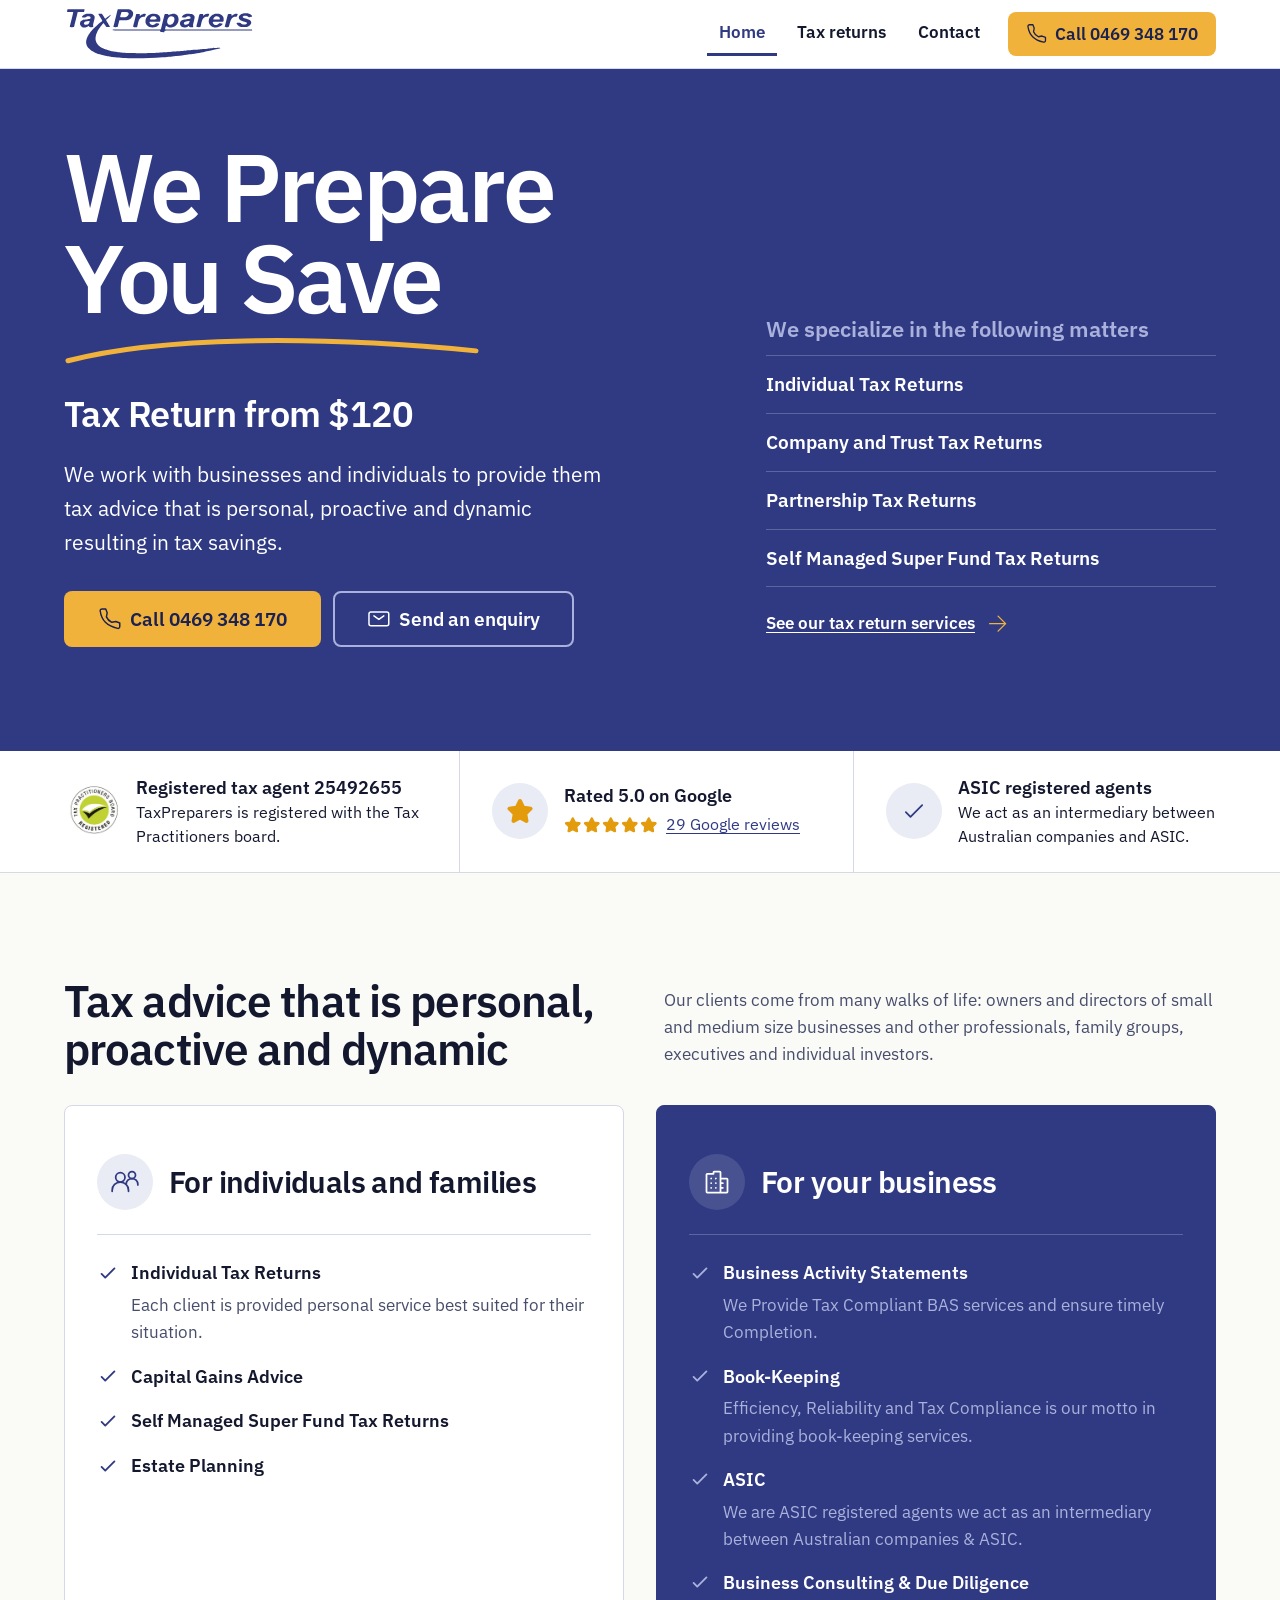
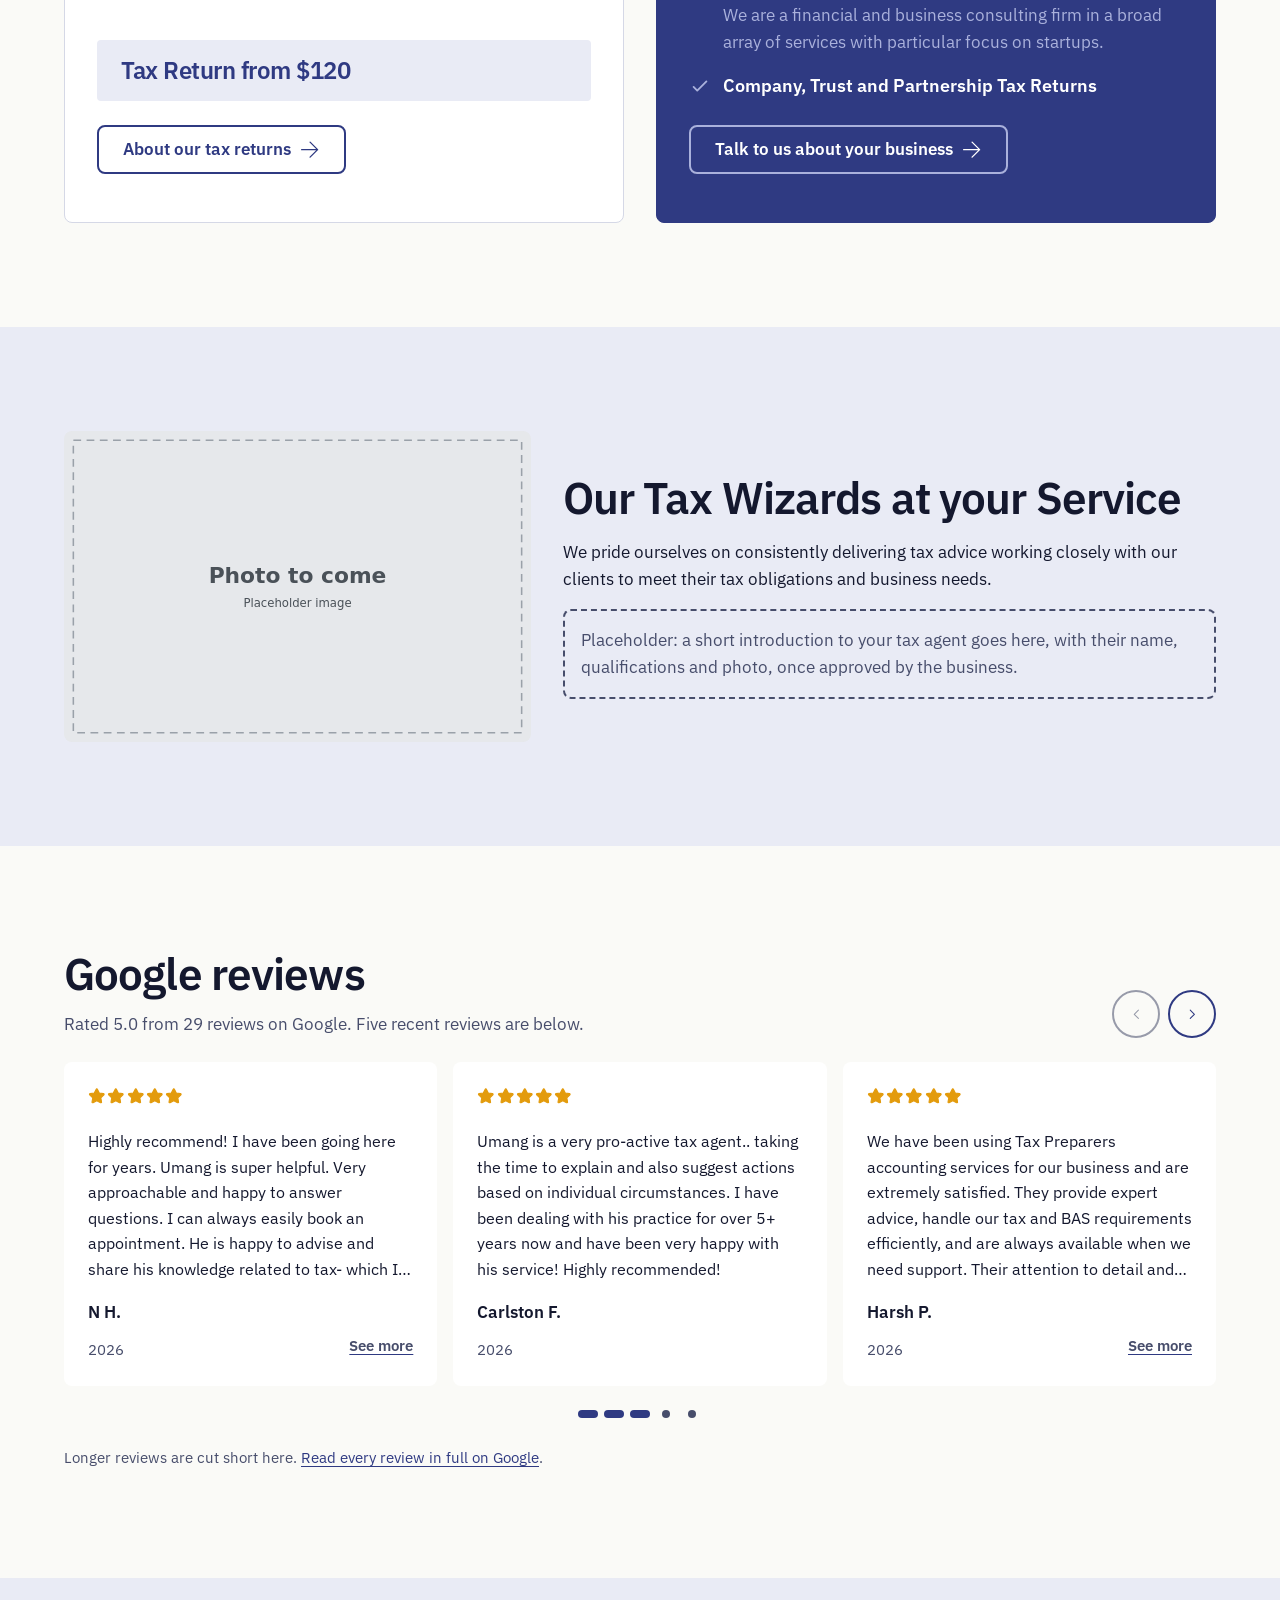
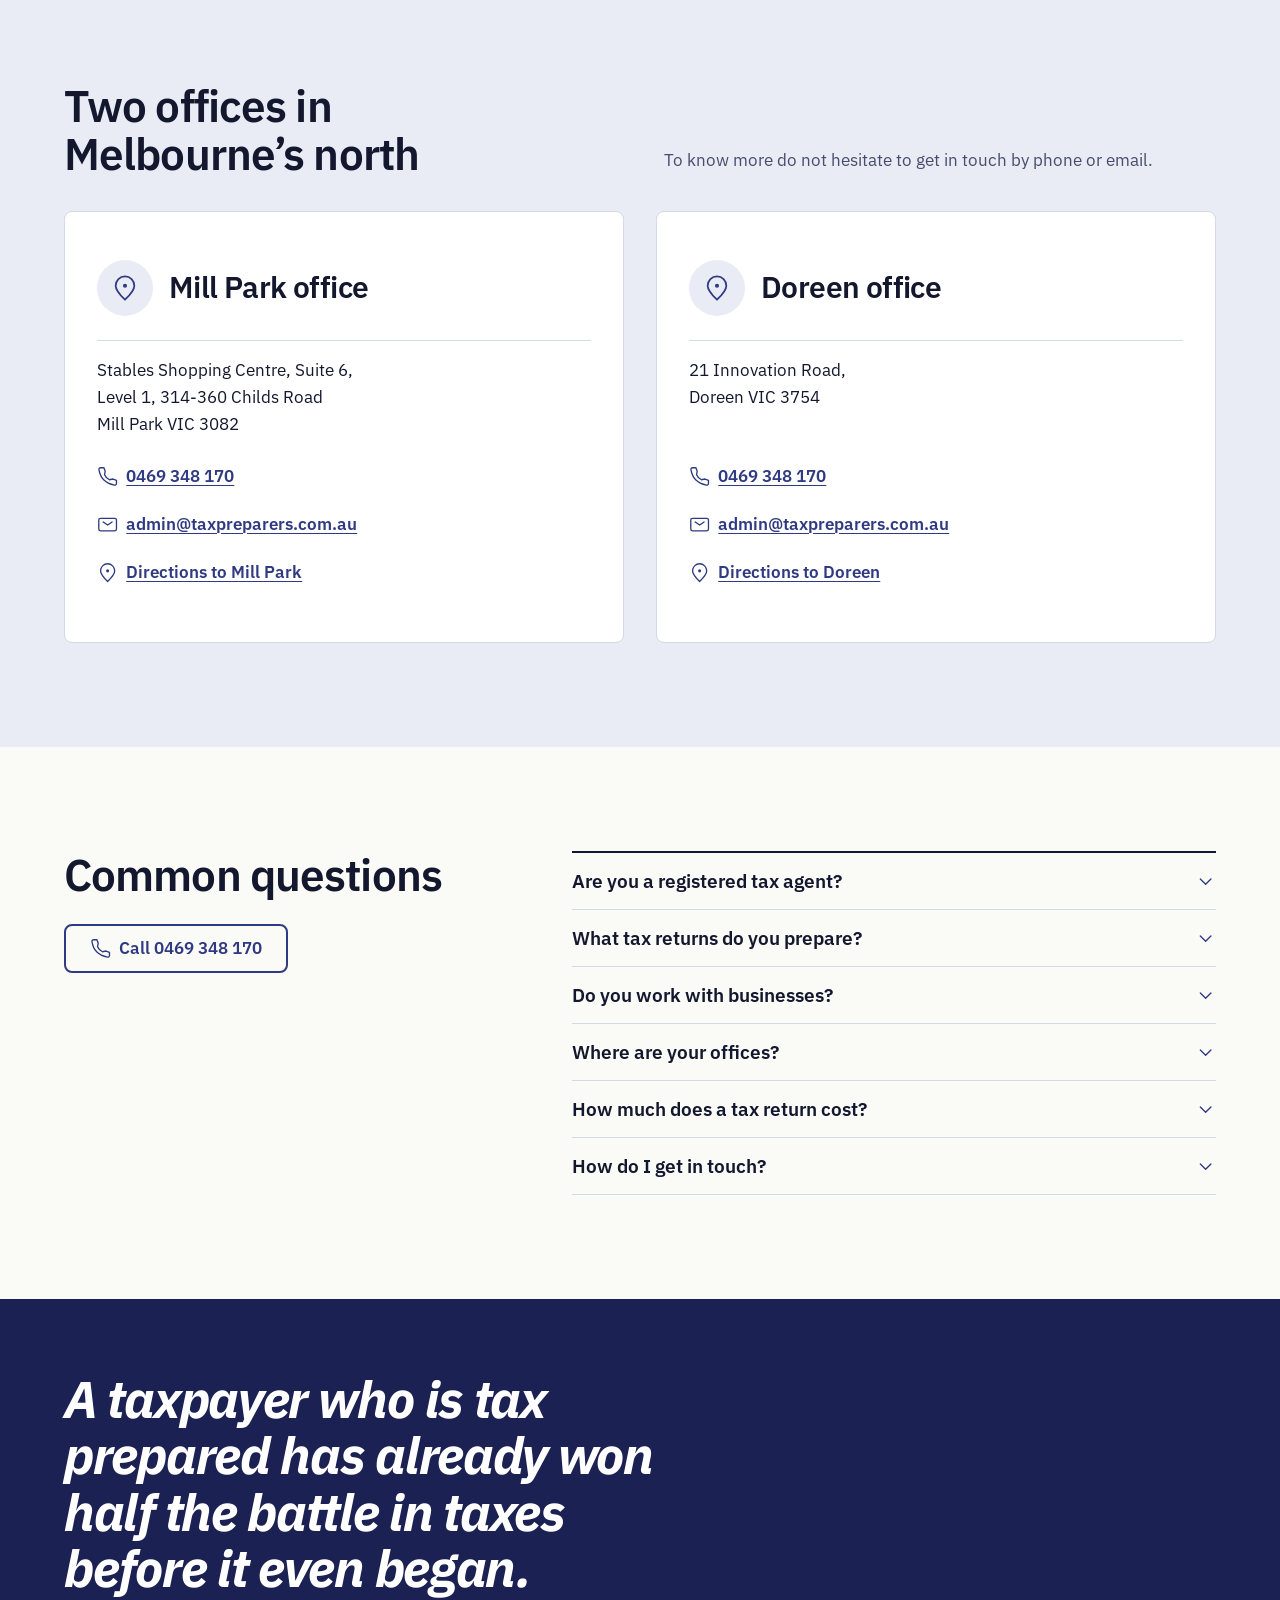
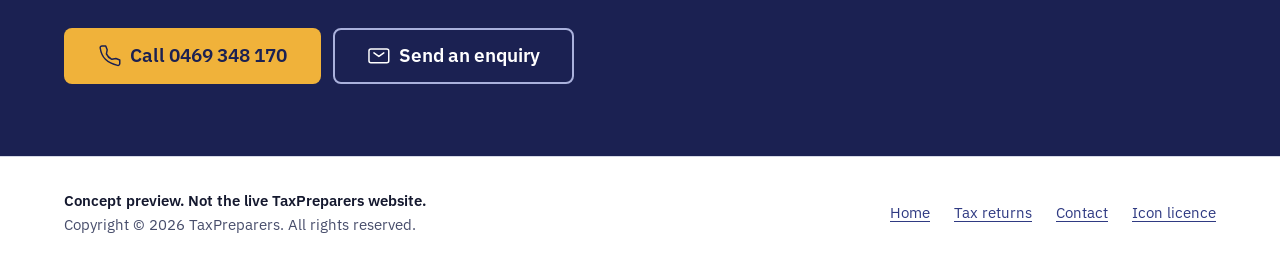
<file: tax-preparers-static-site/index.html>
<!doctype html>
<html lang="en-AU">
  <head>
    <meta charset="utf-8">
    <meta name="viewport" content="width=device-width, initial-scale=1">
    <title>We Prepare | You Save - TaxPreparers, tax agents in Mill Park and Doreen</title>
    <meta name="description" content="We work with businesses and individuals to provide them tax advice that is personal, proactive and dynamic. Registered tax agents in Mill Park and Doreen. Call 0469 348 170.">
    <!-- Concept preview: keep out of search until the owner approves and the site launches. -->
    <meta name="robots" content="noindex, nofollow">
    <link rel="canonical" href="https://www.taxpreparers.com.au/">
    <meta property="og:type" content="website">
    <meta property="og:title" content="We Prepare | You Save - TaxPreparers, tax agents in Mill Park and Doreen">
    <meta property="og:description" content="We work with businesses and individuals to provide them tax advice that is personal, proactive and dynamic. Registered tax agents in Mill Park and Doreen. Call 0469 348 170.">
    <meta property="og:url" content="https://www.taxpreparers.com.au/">
    <meta name="theme-color" content="#2f3a82">
    <link rel="icon" href="assets/images/favicon.svg" type="image/svg+xml">
    <link rel="preload" href="assets/fonts/ibm-plex-sans-latin-400-normal.woff2" as="font" type="font/woff2" crossorigin>
    <link rel="preload" href="assets/fonts/ibm-plex-sans-latin-600-normal.woff2" as="font" type="font/woff2" crossorigin>
    <link rel="stylesheet" href="styles.css">
    <script type="application/ld+json">{"@context":"https://schema.org","@graph":[{"@type":"AccountingService","@id":"https://www.taxpreparers.com.au/#mill-park","name":"TaxPreparers","url":"https://www.taxpreparers.com.au/","telephone":"+61469348170","email":"admin@taxpreparers.com.au","slogan":"We Prepare | You Save","description":"We work with businesses and individuals to provide them tax advice that is personal, proactive and dynamic resulting in tax savings.","image":"https://www.taxpreparers.com.au/assets/images/taxpreparers-logo.png","sameAs":["https://www.facebook.com/we.prepare.you.save/"],"knowsAbout":["Individual Tax Returns","Partnership Tax Returns","Company Tax Returns","Trust Tax Returns","Self Managed Super Fund Tax Returns","Business Activity Statements","Book-keeping","ASIC secretarial services","Business Consulting and Due Diligence","Capital Gains Advice","Estate Planning"],"address":{"@type":"PostalAddress","streetAddress":"Stables Shopping Centre, Suite 6, Level 1, 314-360 Childs Road","addressLocality":"Mill Park","addressRegion":"VIC","postalCode":"3082","addressCountry":"AU"}},{"@type":"AccountingService","@id":"https://www.taxpreparers.com.au/#doreen","name":"TaxPreparers","url":"https://www.taxpreparers.com.au/","telephone":"+61469348170","email":"admin@taxpreparers.com.au","slogan":"We Prepare | You Save","description":"We work with businesses and individuals to provide them tax advice that is personal, proactive and dynamic resulting in tax savings.","image":"https://www.taxpreparers.com.au/assets/images/taxpreparers-logo.png","sameAs":["https://www.facebook.com/we.prepare.you.save/"],"knowsAbout":["Individual Tax Returns","Partnership Tax Returns","Company Tax Returns","Trust Tax Returns","Self Managed Super Fund Tax Returns","Business Activity Statements","Book-keeping","ASIC secretarial services","Business Consulting and Due Diligence","Capital Gains Advice","Estate Planning"],"address":{"@type":"PostalAddress","streetAddress":"21 Innovation Road","addressLocality":"Doreen","addressRegion":"VIC","postalCode":"3754","addressCountry":"AU"}},{"@type":"FAQPage","@id":"https://www.taxpreparers.com.au/#faq","mainEntity":[{"@type":"Question","name":"Are you a registered tax agent?","acceptedAnswer":{"@type":"Answer","text":"Yes. TaxPreparers is registered with the Tax Practitioners board to provide Taxation Services to individuals and businesses. Our tax agent number is 25492655."}},{"@type":"Question","name":"What tax returns do you prepare?","acceptedAnswer":{"@type":"Answer","text":"Individual, partnership, company and trust tax returns, and self managed super fund (SMSF) returns."}},{"@type":"Question","name":"Do you work with businesses?","acceptedAnswer":{"@type":"Answer","text":"Yes. We provide Business Activity Statements, book-keeping, ASIC secretarial services, and business consulting and due diligence, for small and medium size businesses."}},{"@type":"Question","name":"Where are your offices?","acceptedAnswer":{"@type":"Answer","text":"Mill Park: Stables Shopping Centre, Suite 6, Level 1, 314-360 Childs Road, Mill Park VIC 3082. Doreen: 21 Innovation Road, Doreen VIC 3754."}},{"@type":"Question","name":"How much does a tax return cost?","acceptedAnswer":{"@type":"Answer","text":"Tax returns are from $120. Call 0469 348 170 for a price for your situation."}},{"@type":"Question","name":"How do I get in touch?","acceptedAnswer":{"@type":"Answer","text":"Call 0469 348 170 or email admin@taxpreparers.com.au."}}]}]}</script>
  </head>
  <body>
    <a class="skip-link" href="#main">Skip to main content</a>
    <svg class="icon-sprite" aria-hidden="true" focusable="false" xmlns="http://www.w3.org/2000/svg">
      <symbol id="i-phone" viewBox="0 0 24 24"><path d="M18.1182 14.702L14 15.5C11.2183 14.1038 9.5 12.5 8.5 10L9.26995 5.8699L7.81452 2L4.0636 2C2.93605 2 2.04814 2.93178 2.21654 4.04668C2.63695 6.83 3.87653 11.8765 7.5 15.5C11.3052 19.3052 16.7857 20.9564 19.802 21.6127C20.9668 21.8662 22 20.9575 22 19.7655L22 16.1812L18.1182 14.702Z" stroke="currentColor" stroke-linecap="round" stroke-linejoin="round"/></symbol>
      <symbol id="i-mail" viewBox="0 0 24 24"><path d="M7 9L12 12.5L17 9" stroke="currentColor" stroke-linecap="round" stroke-linejoin="round"/><path d="M2 17V7C2 5.89543 2.89543 5 4 5H20C21.1046 5 22 5.89543 22 7V17C22 18.1046 21.1046 19 20 19H4C2.89543 19 2 18.1046 2 17Z" stroke="currentColor"/></symbol>
      <symbol id="i-map-pin" viewBox="0 0 24 24"><path d="M20 10C20 14.4183 12 22 12 22C12 22 4 14.4183 4 10C4 5.58172 7.58172 2 12 2C16.4183 2 20 5.58172 20 10Z" stroke="currentColor"/><path d="M12 11C12.5523 11 13 10.5523 13 10C13 9.44772 12.5523 9 12 9C11.4477 9 11 9.44772 11 10C11 10.5523 11.4477 11 12 11Z" fill="currentColor" stroke="currentColor" stroke-linecap="round" stroke-linejoin="round"/></symbol>
      <symbol id="i-arrow-right" viewBox="0 0 24 24"><path d="M3 12L21 12M21 12L12.5 3.5M21 12L12.5 20.5" stroke="currentColor" stroke-linecap="round" stroke-linejoin="round"/></symbol>
      <symbol id="i-arrow-up-right" viewBox="0 0 24 24"><path d="M6.00005 19L19 5.99996M19 5.99996V18.48M19 5.99996H6.52005" stroke="currentColor" stroke-linecap="round" stroke-linejoin="round"/></symbol>
      <symbol id="i-nav-arrow-left" viewBox="0 0 24 24"><path d="M15 6L9 12L15 18" stroke="currentColor" stroke-linecap="round" stroke-linejoin="round"/></symbol>
      <symbol id="i-nav-arrow-right" viewBox="0 0 24 24"><path d="M9 6L15 12L9 18" stroke="currentColor" stroke-linecap="round" stroke-linejoin="round"/></symbol>
      <symbol id="i-nav-arrow-down" viewBox="0 0 24 24"><path d="M6 9L12 15L18 9" stroke="currentColor" stroke-linecap="round" stroke-linejoin="round"/></symbol>
      <symbol id="i-group" viewBox="0 0 24 24"><path d="M1 20V19C1 15.134 4.13401 12 8 12V12C11.866 12 15 15.134 15 19V20" stroke="currentColor" stroke-linecap="round"/><path d="M13 14V14C13 11.2386 15.2386 9 18 9V9C20.7614 9 23 11.2386 23 14V14.5" stroke="currentColor" stroke-linecap="round"/><path d="M8 12C10.2091 12 12 10.2091 12 8C12 5.79086 10.2091 4 8 4C5.79086 4 4 5.79086 4 8C4 10.2091 5.79086 12 8 12Z" stroke="currentColor" stroke-linecap="round" stroke-linejoin="round"/><path d="M18 9C19.6569 9 21 7.65685 21 6C21 4.34315 19.6569 3 18 3C16.3431 3 15 4.34315 15 6C15 7.65685 16.3431 9 18 9Z" stroke="currentColor" stroke-linecap="round" stroke-linejoin="round"/></symbol>
      <symbol id="i-city" viewBox="0 0 24 24"><path d="M7 9.01L7.01 8.99889" stroke="currentColor" stroke-linecap="round" stroke-linejoin="round"/><path d="M11 9.01L11.01 8.99889" stroke="currentColor" stroke-linecap="round" stroke-linejoin="round"/><path d="M7 13.01L7.01 12.9989" stroke="currentColor" stroke-linecap="round" stroke-linejoin="round"/><path d="M11 13.01L11.01 12.9989" stroke="currentColor" stroke-linecap="round" stroke-linejoin="round"/><path d="M7 17.01L7.01 16.9989" stroke="currentColor" stroke-linecap="round" stroke-linejoin="round"/><path d="M11 17.01L11.01 16.9989" stroke="currentColor" stroke-linecap="round" stroke-linejoin="round"/><path d="M15 21H3.6C3.26863 21 3 20.7314 3 20.4V5.6C3 5.26863 3.26863 5 3.6 5H9V3.6C9 3.26863 9.26863 3 9.6 3H14.4C14.7314 3 15 3.26863 15 3.6V9M15 21H20.4C20.7314 21 21 20.7314 21 20.4V9.6C21 9.26863 20.7314 9 20.4 9H15M15 21V17M15 9V13M15 13H17M15 13V17M15 17H17" stroke="currentColor" stroke-linecap="round" stroke-linejoin="round"/></symbol>
      <symbol id="i-check" viewBox="0 0 24 24"><path d="M5 13L9 17L19 7" stroke="currentColor" stroke-linecap="round" stroke-linejoin="round"/></symbol>
      <symbol id="i-star" viewBox="0 0 24 24"><path d="M8.58737 8.23597L11.1849 3.00376C11.5183 2.33208 12.4817 2.33208 12.8151 3.00376L15.4126 8.23597L21.2215 9.08017C21.9668 9.18848 22.2638 10.0994 21.7243 10.6219L17.5217 14.6918L18.5135 20.4414C18.6409 21.1798 17.8614 21.7428 17.1945 21.3941L12 18.678L6.80547 21.3941C6.1386 21.7428 5.35909 21.1798 5.48645 20.4414L6.47825 14.6918L2.27575 10.6219C1.73617 10.0994 2.03322 9.18848 2.77852 9.08017L8.58737 8.23597Z" fill="currentColor" stroke="currentColor" stroke-linecap="round" stroke-linejoin="round"/></symbol>
    </svg>
    <header class="site-header">
      <div class="shell header-inner">
        <a class="brand" href="./" aria-current="page">
          <img src="assets/images/taxpreparers-logo.svg" alt="TaxPreparers home" width="310" height="89">
        </a>
        <nav class="site-nav" aria-label="Main">
          <ul>
              <li><a href="./" aria-current="page">Home</a></li>
              <li><a href="taxation/">Tax returns</a></li>
              <li><a href="contacts/">Contact</a></li>
          </ul>
        </nav>
        <a class="button button-action header-call" href="tel:+61469348170">
          <svg class="icon" aria-hidden="true" focusable="false" viewBox="0 0 24 24"><use href="#i-phone"/></svg>
          <span><span class="call-label">Call </span>0469 348 170</span>
        </a>
      </div>
      <div class="nav-row">
        <nav class="shell site-nav" aria-label="Main">
          <ul>
              <li><a href="./" aria-current="page">Home</a></li>
              <li><a href="taxation/">Tax returns</a></li>
              <li><a href="contacts/">Contact</a></li>
          </ul>
        </nav>
      </div>
    </header>

    <main id="main">
      <section class="hero on-brand">
        <div class="shell hero-grid">
          <div>
            <h1><span>We Prepare</span> <span>You Save</span></h1>
            <svg class="swoosh" aria-hidden="true" focusable="false" viewBox="0 0 420 34" preserveAspectRatio="none">
              <path pathLength="1" d="M4 26C96 2 250 0 416 16"/>
            </svg>
            <p class="hero-price">Tax Return from <strong>$120</strong></p>
            <p class="hero-lead">We work with businesses and individuals to provide them tax advice that is personal, proactive and dynamic resulting in tax savings.</p>
            <div class="hero-actions">
            <a class="button button-action button-large" href="tel:+61469348170"><svg class="icon" aria-hidden="true" focusable="false" viewBox="0 0 24 24"><use href="#i-phone"/></svg><span>Call 0469 348 170</span></a>
            <a class="button button-ghost button-large" href="contacts/#enquiry"><svg class="icon" aria-hidden="true" focusable="false" viewBox="0 0 24 24"><use href="#i-mail"/></svg><span>Send an enquiry</span></a>
          </div>
          </div>
          <div class="ledger">
            <h2>We specialize in the following matters</h2>
            <ul>
              <li>Individual Tax Returns</li>
              <li>Company and Trust Tax Returns</li>
              <li>Partnership Tax Returns</li>
              <li>Self Managed Super Fund Tax Returns</li>
            </ul>
            <a class="ledger-link" href="taxation/"><span>See our tax return services</span><svg class="icon" aria-hidden="true" focusable="false" viewBox="0 0 24 24"><use href="#i-arrow-right"/></svg></a>
          </div>
        </div>
      </section>

      <section class="proof" aria-label="Registration and reviews">
        <ul class="shell proof-list">
          <li>
            <img class="proof-media" src="assets/images/tpb-registered-tax-agent.webp" alt="Tax Practitioners Board registered symbol" width="520" height="266">
            <p><strong>Registered tax agent 25492655</strong>TaxPreparers is registered with the Tax Practitioners board.</p>
          </li>
          <li>
            <span class="proof-media proof-mark proof-rating"><svg class="icon" aria-hidden="true" focusable="false" viewBox="0 0 24 24"><use href="#i-star"/></svg></span>
            <p><strong>Rated 5.0 on Google</strong><span class="proof-reviews"><span class="stars" aria-hidden="true"><svg class="icon" aria-hidden="true" focusable="false" viewBox="0 0 24 24"><use href="#i-star"/></svg><svg class="icon" aria-hidden="true" focusable="false" viewBox="0 0 24 24"><use href="#i-star"/></svg><svg class="icon" aria-hidden="true" focusable="false" viewBox="0 0 24 24"><use href="#i-star"/></svg><svg class="icon" aria-hidden="true" focusable="false" viewBox="0 0 24 24"><use href="#i-star"/></svg><svg class="icon" aria-hidden="true" focusable="false" viewBox="0 0 24 24"><use href="#i-star"/></svg></span><span class="sr-only">5 out of 5 stars from</span> <a href="https://www.google.com/search?q=Tax+Preparers+-+Tax+Agents+%26+Accountants+Mill+Park+reviews" rel="noopener">29 Google reviews</a></span></p>
          </li>
          <li>
            <span class="proof-media proof-mark"><svg class="icon" aria-hidden="true" focusable="false" viewBox="0 0 24 24"><use href="#i-check"/></svg></span>
            <p><strong>ASIC registered agents</strong>We act as an intermediary between Australian companies and ASIC.</p>
          </li>
        </ul>
      </section>

      <section class="section" id="services">
        <div class="shell">
          <div class="section-head">
            <h2>Tax advice that is personal, proactive and dynamic</h2>
            <p>Our clients come from many walks of life: owners and directors of small and medium size businesses and other professionals, family groups, executives and individual investors.</p>
          </div>
          <div class="audiences">
            <div class="panel">
              <div class="panel-head">
                <span class="panel-icon"><svg class="icon" aria-hidden="true" focusable="false" viewBox="0 0 24 24"><use href="#i-group"/></svg></span>
                <h3>For individuals and families</h3>
              </div>
              <ul class="service-list">
                <li><svg class="icon" aria-hidden="true" focusable="false" viewBox="0 0 24 24"><use href="#i-check"/></svg><div><strong>Individual Tax Returns</strong><p>Each client is provided personal service best suited for their situation.</p></div></li>
                <li><svg class="icon" aria-hidden="true" focusable="false" viewBox="0 0 24 24"><use href="#i-check"/></svg><div><strong>Capital Gains Advice</strong></div></li>
                <li><svg class="icon" aria-hidden="true" focusable="false" viewBox="0 0 24 24"><use href="#i-check"/></svg><div><strong>Self Managed Super Fund Tax Returns</strong></div></li>
                <li><svg class="icon" aria-hidden="true" focusable="false" viewBox="0 0 24 24"><use href="#i-check"/></svg><div><strong>Estate Planning</strong></div></li>
              </ul>
              <p class="audience-price">Tax Return from <strong>$120</strong></p>
              <a class="button button-outline" href="taxation/"><span>About our tax returns</span><svg class="icon" aria-hidden="true" focusable="false" viewBox="0 0 24 24"><use href="#i-arrow-right"/></svg></a>
            </div>
            <div class="panel panel-brand">
              <div class="panel-head">
                <span class="panel-icon"><svg class="icon" aria-hidden="true" focusable="false" viewBox="0 0 24 24"><use href="#i-city"/></svg></span>
                <h3>For your business</h3>
              </div>
              <ul class="service-list">
                <li><svg class="icon" aria-hidden="true" focusable="false" viewBox="0 0 24 24"><use href="#i-check"/></svg><div><strong>Business Activity Statements</strong><p>We Provide Tax Compliant BAS services and ensure timely Completion.</p></div></li>
                <li><svg class="icon" aria-hidden="true" focusable="false" viewBox="0 0 24 24"><use href="#i-check"/></svg><div><strong>Book-Keeping</strong><p>Efficiency, Reliability and Tax Compliance is our motto in providing book-keeping services.</p></div></li>
                <li><svg class="icon" aria-hidden="true" focusable="false" viewBox="0 0 24 24"><use href="#i-check"/></svg><div><strong>ASIC</strong><p>We are ASIC registered agents we act as an intermediary between Australian companies &amp; ASIC.</p></div></li>
                <li><svg class="icon" aria-hidden="true" focusable="false" viewBox="0 0 24 24"><use href="#i-check"/></svg><div><strong>Business Consulting &amp; Due Diligence</strong><p>We are a financial and business consulting firm in a broad array of services with particular focus on startups.</p></div></li>
                <li><svg class="icon" aria-hidden="true" focusable="false" viewBox="0 0 24 24"><use href="#i-check"/></svg><div><strong>Company, Trust and Partnership Tax Returns</strong></div></li>
              </ul>
              <a class="button button-ghost" href="contacts/"><span>Talk to us about your business</span><svg class="icon" aria-hidden="true" focusable="false" viewBox="0 0 24 24"><use href="#i-arrow-right"/></svg></a>
            </div>
          </div>
        </div>
      </section>

      <section class="section section-band" aria-labelledby="agent-title">
        <div class="shell agent">
          <img src="assets/images/placeholder.svg" alt="Placeholder: photo of the tax agent at the Mill Park office to come" width="1200" height="800" loading="lazy">
          <div>
            <h2 id="agent-title">Our Tax Wizards at your Service</h2>
            <p class="gap-above">We pride ourselves on consistently delivering tax advice working closely with our clients to meet their tax obligations and business needs.</p>
            <p class="placeholder-note">Placeholder: a short introduction to your tax agent goes here, with their name, qualifications and photo, once approved by the business.</p>
          </div>
        </div>
      </section>

      <section class="section" aria-labelledby="reviews-title" data-reviews>
        <div class="shell">
          <div class="reviews-head">
            <div>
              <h2 id="reviews-title">Google reviews</h2>
              <p>Rated 5.0 from 29 reviews on Google. Five recent reviews are below.</p>
            </div>
            <div class="review-controls">
              <button type="button" aria-label="Previous review" data-review-previous><svg class="icon" aria-hidden="true" focusable="false" viewBox="0 0 24 24"><use href="#i-nav-arrow-left"/></svg></button>
              <button type="button" aria-label="Next review" data-review-next><svg class="icon" aria-hidden="true" focusable="false" viewBox="0 0 24 24"><use href="#i-nav-arrow-right"/></svg></button>
            </div>
          </div>
          <div class="review-viewport" tabindex="0" role="group" aria-label="Google reviews, scroll sideways for more" data-review-viewport>
            <ul class="review-track">
              <li>
                <article class="review-card" data-review>
                  <p class="review-rating"><span class="stars" aria-hidden="true"><svg class="icon" aria-hidden="true" focusable="false" viewBox="0 0 24 24"><use href="#i-star"/></svg><svg class="icon" aria-hidden="true" focusable="false" viewBox="0 0 24 24"><use href="#i-star"/></svg><svg class="icon" aria-hidden="true" focusable="false" viewBox="0 0 24 24"><use href="#i-star"/></svg><svg class="icon" aria-hidden="true" focusable="false" viewBox="0 0 24 24"><use href="#i-star"/></svg><svg class="icon" aria-hidden="true" focusable="false" viewBox="0 0 24 24"><use href="#i-star"/></svg></span><span class="sr-only">Rated 5 out of 5</span></p>
                  <blockquote><p>Highly recommend! I have been going here for years. Umang is super helpful. Very approachable and happy to answer questions. I can always easily book an appointment. He is happy to advise and share his knowledge related to tax- which I appreciate.</p></blockquote>
                  <footer><strong>N H.</strong><span>2026</span></footer>
                </article>
              </li>
              <li>
                <article class="review-card" data-review>
                  <p class="review-rating"><span class="stars" aria-hidden="true"><svg class="icon" aria-hidden="true" focusable="false" viewBox="0 0 24 24"><use href="#i-star"/></svg><svg class="icon" aria-hidden="true" focusable="false" viewBox="0 0 24 24"><use href="#i-star"/></svg><svg class="icon" aria-hidden="true" focusable="false" viewBox="0 0 24 24"><use href="#i-star"/></svg><svg class="icon" aria-hidden="true" focusable="false" viewBox="0 0 24 24"><use href="#i-star"/></svg><svg class="icon" aria-hidden="true" focusable="false" viewBox="0 0 24 24"><use href="#i-star"/></svg></span><span class="sr-only">Rated 5 out of 5</span></p>
                  <blockquote><p>Umang is a very pro-active tax agent.. taking the time to explain and also suggest actions based on individual circumstances. I have been dealing with his practice for over 5+ years now and have been very happy with his service! Highly recommended!</p></blockquote>
                  <footer><strong>Carlston F.</strong><span>2026</span></footer>
                </article>
              </li>
              <li>
                <article class="review-card" data-review>
                  <p class="review-rating"><span class="stars" aria-hidden="true"><svg class="icon" aria-hidden="true" focusable="false" viewBox="0 0 24 24"><use href="#i-star"/></svg><svg class="icon" aria-hidden="true" focusable="false" viewBox="0 0 24 24"><use href="#i-star"/></svg><svg class="icon" aria-hidden="true" focusable="false" viewBox="0 0 24 24"><use href="#i-star"/></svg><svg class="icon" aria-hidden="true" focusable="false" viewBox="0 0 24 24"><use href="#i-star"/></svg><svg class="icon" aria-hidden="true" focusable="false" viewBox="0 0 24 24"><use href="#i-star"/></svg></span><span class="sr-only">Rated 5 out of 5</span></p>
                  <blockquote><p>We have been using Tax Preparers accounting services for our business and are extremely satisfied. They provide expert advice, handle our tax and BAS requirements efficiently, and are always available when we need support. Their attention to detail and proactive approach have been invaluable to our business. Also providing any loan related support if needed Highly recommended.</p></blockquote>
                  <footer><strong>Harsh P.</strong><span>2026</span></footer>
                </article>
              </li>
              <li>
                <article class="review-card" data-review>
                  <p class="review-rating"><span class="stars" aria-hidden="true"><svg class="icon" aria-hidden="true" focusable="false" viewBox="0 0 24 24"><use href="#i-star"/></svg><svg class="icon" aria-hidden="true" focusable="false" viewBox="0 0 24 24"><use href="#i-star"/></svg><svg class="icon" aria-hidden="true" focusable="false" viewBox="0 0 24 24"><use href="#i-star"/></svg><svg class="icon" aria-hidden="true" focusable="false" viewBox="0 0 24 24"><use href="#i-star"/></svg><svg class="icon" aria-hidden="true" focusable="false" viewBox="0 0 24 24"><use href="#i-star"/></svg></span><span class="sr-only">Rated 5 out of 5</span></p>
                  <blockquote><p>Umang is Amazing Account with lots of professional experience and providing me excellent service in tax preparation. His most value service and habit which i like most, always ring back if sometime he missed to attend call when he is busy.</p></blockquote>
                  <footer><strong>Vinod K.</strong><span>2026</span></footer>
                </article>
              </li>
              <li>
                <article class="review-card" data-review>
                  <p class="review-rating"><span class="stars" aria-hidden="true"><svg class="icon" aria-hidden="true" focusable="false" viewBox="0 0 24 24"><use href="#i-star"/></svg><svg class="icon" aria-hidden="true" focusable="false" viewBox="0 0 24 24"><use href="#i-star"/></svg><svg class="icon" aria-hidden="true" focusable="false" viewBox="0 0 24 24"><use href="#i-star"/></svg><svg class="icon" aria-hidden="true" focusable="false" viewBox="0 0 24 24"><use href="#i-star"/></svg><svg class="icon" aria-hidden="true" focusable="false" viewBox="0 0 24 24"><use href="#i-star"/></svg></span><span class="sr-only">Rated 5 out of 5</span></p>
                  <blockquote><p>I had an excellent experience with Umang from Tax Preparers. They were very professional, knowledgeable, and helpful throughout the entire process. Everything was explained clearly, and they made the tax filing process simple and stress-free. Umang was patient in answering all my questions and ensured everything was completed accurately. I really appreciate their support and would highly recommend Umang to anyone looking for a reliable and efficient tax agent.</p></blockquote>
                  <footer><strong>Vanshika</strong><span>2026</span></footer>
                </article>
              </li>
            </ul>
          </div>
          <p class="sr-only" aria-live="polite" data-review-status></p>
          <p class="reviews-note">Longer reviews are cut short here. <a href="https://www.google.com/search?q=Tax+Preparers+-+Tax+Agents+%26+Accountants+Mill+Park+reviews" rel="noopener">Read every review in full on Google</a>.</p>
        </div>
      </section>

      <section class="section section-band" aria-labelledby="offices-title">
        <div class="shell">
          <div class="section-head">
            <h2 id="offices-title">Two offices in Melbourne&rsquo;s north</h2>
            <p>To know more do not hesitate to get in touch by phone or email.</p>
          </div>
          <div class="offices">
            <div class="office panel">
              <div class="panel-head"><span class="panel-icon"><svg class="icon" aria-hidden="true" focusable="false" viewBox="0 0 24 24"><use href="#i-map-pin"/></svg></span><h3>Mill Park office</h3></div>
              <address>Stables Shopping Centre, Suite 6,<br>Level 1, 314-360 Childs Road<br>Mill Park VIC 3082</address>
              <ul>
                <li><a href="tel:+61469348170"><svg class="icon" aria-hidden="true" focusable="false" viewBox="0 0 24 24"><use href="#i-phone"/></svg><span>0469 348 170</span></a></li>
                <li><a href="mailto:admin@taxpreparers.com.au"><svg class="icon" aria-hidden="true" focusable="false" viewBox="0 0 24 24"><use href="#i-mail"/></svg><span>admin@taxpreparers.com.au</span></a></li>
                <li><a href="https://www.google.com/maps/dir/?api=1&destination=Stables+Shopping+Centre+314-360+Childs+Road+Mill+Park+VIC+3082" rel="noopener"><svg class="icon" aria-hidden="true" focusable="false" viewBox="0 0 24 24"><use href="#i-map-pin"/></svg><span>Directions to Mill Park</span></a></li>
              </ul>
            </div>
            <div class="office panel">
              <div class="panel-head"><span class="panel-icon"><svg class="icon" aria-hidden="true" focusable="false" viewBox="0 0 24 24"><use href="#i-map-pin"/></svg></span><h3>Doreen office</h3></div>
              <address>21 Innovation Road,<br>Doreen VIC 3754</address>
              <ul>
                <li><a href="tel:+61469348170"><svg class="icon" aria-hidden="true" focusable="false" viewBox="0 0 24 24"><use href="#i-phone"/></svg><span>0469 348 170</span></a></li>
                <li><a href="mailto:admin@taxpreparers.com.au"><svg class="icon" aria-hidden="true" focusable="false" viewBox="0 0 24 24"><use href="#i-mail"/></svg><span>admin@taxpreparers.com.au</span></a></li>
                <li><a href="https://www.google.com/maps/dir/?api=1&destination=21+Innovation+Road+Doreen+VIC+3754" rel="noopener"><svg class="icon" aria-hidden="true" focusable="false" viewBox="0 0 24 24"><use href="#i-map-pin"/></svg><span>Directions to Doreen</span></a></li>
              </ul>
            </div>
          </div>
        </div>
      </section>

      <section class="section" aria-labelledby="faq-title">
        <div class="shell faq-layout">
          <div class="faq-aside">
            <h2 id="faq-title">Common questions</h2>
            <a class="button button-outline" href="tel:+61469348170"><svg class="icon" aria-hidden="true" focusable="false" viewBox="0 0 24 24"><use href="#i-phone"/></svg><span>Call 0469 348 170</span></a>
          </div>
          <div class="faq">
            <details>
              <summary><h3>Are you a registered tax agent?</h3><svg class="icon" aria-hidden="true" focusable="false" viewBox="0 0 24 24"><use href="#i-nav-arrow-down"/></svg></summary>
              <p>Yes. TaxPreparers is registered with the Tax Practitioners board to provide Taxation Services to individuals and businesses. Our tax agent number is 25492655.</p>
            </details>
            <details>
              <summary><h3>What tax returns do you prepare?</h3><svg class="icon" aria-hidden="true" focusable="false" viewBox="0 0 24 24"><use href="#i-nav-arrow-down"/></svg></summary>
              <p>Individual, partnership, company and trust tax returns, and self managed super fund (SMSF) returns.</p>
            </details>
            <details>
              <summary><h3>Do you work with businesses?</h3><svg class="icon" aria-hidden="true" focusable="false" viewBox="0 0 24 24"><use href="#i-nav-arrow-down"/></svg></summary>
              <p>Yes. We provide Business Activity Statements, book-keeping, ASIC secretarial services, and business consulting and due diligence, for small and medium size businesses.</p>
            </details>
            <details>
              <summary><h3>Where are your offices?</h3><svg class="icon" aria-hidden="true" focusable="false" viewBox="0 0 24 24"><use href="#i-nav-arrow-down"/></svg></summary>
              <p>Mill Park: Stables Shopping Centre, Suite 6, Level 1, 314-360 Childs Road, Mill Park VIC 3082. Doreen: 21 Innovation Road, Doreen VIC 3754.</p>
            </details>
            <details>
              <summary><h3>How much does a tax return cost?</h3><svg class="icon" aria-hidden="true" focusable="false" viewBox="0 0 24 24"><use href="#i-nav-arrow-down"/></svg></summary>
              <p>Tax returns are from $120. Call 0469 348 170 for a price for your situation.</p>
            </details>
            <details>
              <summary><h3>How do I get in touch?</h3><svg class="icon" aria-hidden="true" focusable="false" viewBox="0 0 24 24"><use href="#i-nav-arrow-down"/></svg></summary>
              <p>Call 0469 348 170 or email admin@taxpreparers.com.au.</p>
            </details>
          </div>
        </div>
      </section>

      <section class="closing on-brand" aria-label="Get in touch">
        <div class="shell">
          <blockquote>
            <p>A taxpayer who is tax prepared has already won half the battle in taxes before it even began.</p>
          </blockquote>
          <div class="hero-actions">
            <a class="button button-action button-large" href="tel:+61469348170"><svg class="icon" aria-hidden="true" focusable="false" viewBox="0 0 24 24"><use href="#i-phone"/></svg><span>Call 0469 348 170</span></a>
            <a class="button button-ghost button-large" href="contacts/#enquiry"><svg class="icon" aria-hidden="true" focusable="false" viewBox="0 0 24 24"><use href="#i-mail"/></svg><span>Send an enquiry</span></a>
          </div>
        </div>
      </section>
    </main>

    <footer class="site-footer">
      <div class="shell footer-inner">
        <div>
          <p class="concept-flag">Concept preview. Not the live TaxPreparers website.</p>
          <p>Copyright &copy; 2026 TaxPreparers. All rights reserved.</p>
        </div>
        <ul>
          <li><a href="./">Home</a></li>
          <li><a href="taxation/">Tax returns</a></li>
          <li><a href="contacts/">Contact</a></li>
          <li><a href="assets/icons/LICENSE-iconoir.txt">Icon licence</a></li>
        </ul>
      </div>
    </footer>
    <script src="script.js" defer></script>
  </body>
</html>
</file>
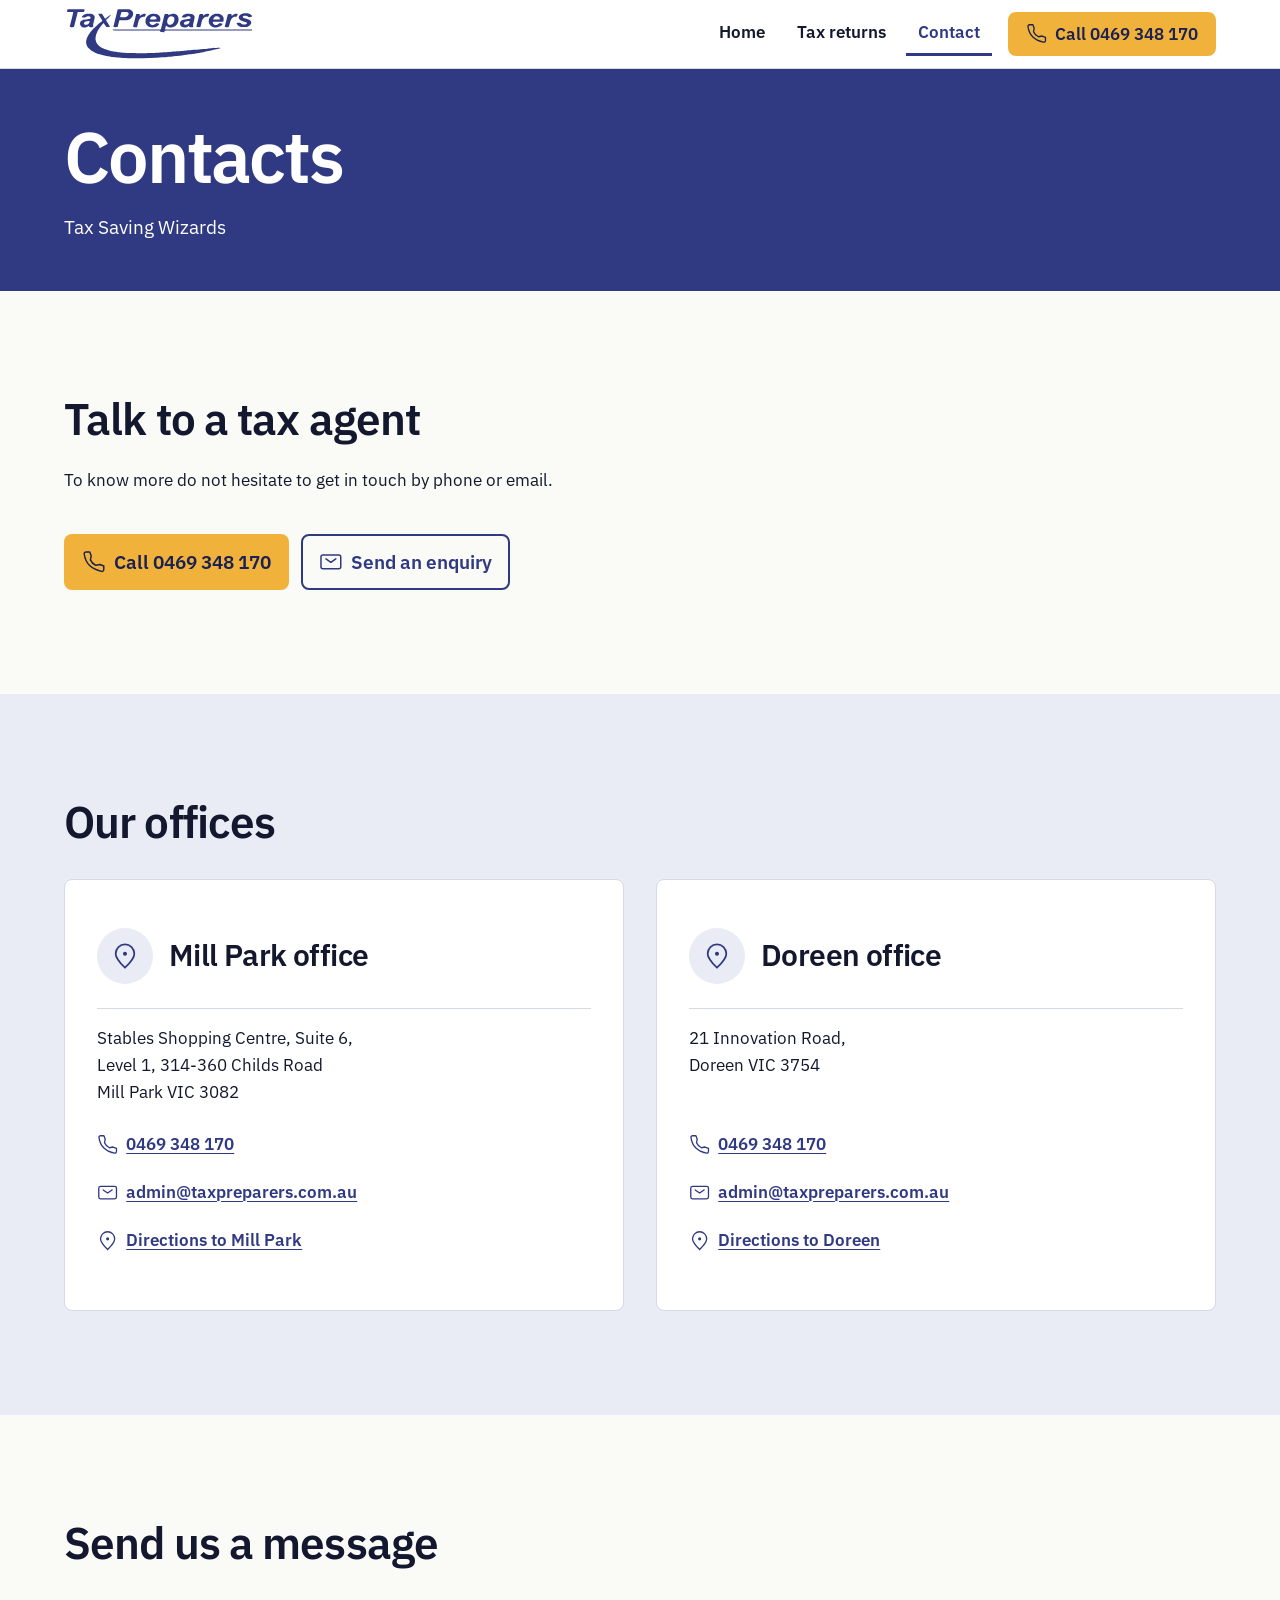
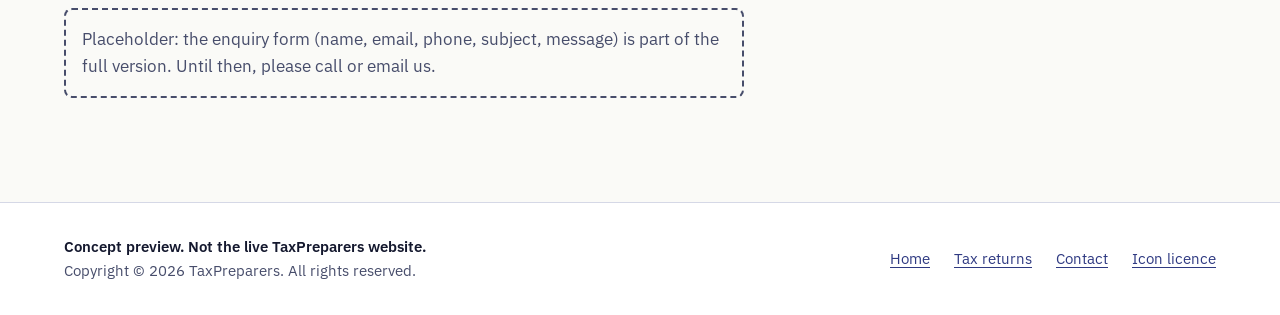
<file: tax-preparers-static-site/contacts/index.html>
<!doctype html>
<html lang="en-AU">
  <head>
    <meta charset="utf-8">
    <meta name="viewport" content="width=device-width, initial-scale=1">
    <title>Contacts - TaxPreparers | Mill Park and Doreen offices</title>
    <meta name="description" content="Call TaxPreparers on 0469 348 170 or email admin@taxpreparers.com.au. Offices at the Stables Shopping Centre, Mill Park and Innovation Road, Doreen.">
    <!-- Concept preview: keep out of search until the owner approves and the site launches. -->
    <meta name="robots" content="noindex, nofollow">
    <link rel="canonical" href="https://www.taxpreparers.com.au/contacts/">
    <meta property="og:type" content="website">
    <meta property="og:title" content="Contacts - TaxPreparers | Mill Park and Doreen offices">
    <meta property="og:description" content="Call TaxPreparers on 0469 348 170 or email admin@taxpreparers.com.au. Offices at the Stables Shopping Centre, Mill Park and Innovation Road, Doreen.">
    <meta property="og:url" content="https://www.taxpreparers.com.au/contacts/">
    <meta name="theme-color" content="#2f3a82">
    <link rel="icon" href="../assets/images/favicon.svg" type="image/svg+xml">
    <link rel="preload" href="../assets/fonts/ibm-plex-sans-latin-400-normal.woff2" as="font" type="font/woff2" crossorigin>
    <link rel="preload" href="../assets/fonts/ibm-plex-sans-latin-600-normal.woff2" as="font" type="font/woff2" crossorigin>
    <link rel="stylesheet" href="../styles.css">
  </head>
  <body>
    <a class="skip-link" href="#main">Skip to main content</a>
    <svg class="icon-sprite" aria-hidden="true" focusable="false" xmlns="http://www.w3.org/2000/svg">
      <symbol id="i-phone" viewBox="0 0 24 24"><path d="M18.1182 14.702L14 15.5C11.2183 14.1038 9.5 12.5 8.5 10L9.26995 5.8699L7.81452 2L4.0636 2C2.93605 2 2.04814 2.93178 2.21654 4.04668C2.63695 6.83 3.87653 11.8765 7.5 15.5C11.3052 19.3052 16.7857 20.9564 19.802 21.6127C20.9668 21.8662 22 20.9575 22 19.7655L22 16.1812L18.1182 14.702Z" stroke="currentColor" stroke-linecap="round" stroke-linejoin="round"/></symbol>
      <symbol id="i-mail" viewBox="0 0 24 24"><path d="M7 9L12 12.5L17 9" stroke="currentColor" stroke-linecap="round" stroke-linejoin="round"/><path d="M2 17V7C2 5.89543 2.89543 5 4 5H20C21.1046 5 22 5.89543 22 7V17C22 18.1046 21.1046 19 20 19H4C2.89543 19 2 18.1046 2 17Z" stroke="currentColor"/></symbol>
      <symbol id="i-map-pin" viewBox="0 0 24 24"><path d="M20 10C20 14.4183 12 22 12 22C12 22 4 14.4183 4 10C4 5.58172 7.58172 2 12 2C16.4183 2 20 5.58172 20 10Z" stroke="currentColor"/><path d="M12 11C12.5523 11 13 10.5523 13 10C13 9.44772 12.5523 9 12 9C11.4477 9 11 9.44772 11 10C11 10.5523 11.4477 11 12 11Z" fill="currentColor" stroke="currentColor" stroke-linecap="round" stroke-linejoin="round"/></symbol>
      <symbol id="i-arrow-right" viewBox="0 0 24 24"><path d="M3 12L21 12M21 12L12.5 3.5M21 12L12.5 20.5" stroke="currentColor" stroke-linecap="round" stroke-linejoin="round"/></symbol>
      <symbol id="i-arrow-up-right" viewBox="0 0 24 24"><path d="M6.00005 19L19 5.99996M19 5.99996V18.48M19 5.99996H6.52005" stroke="currentColor" stroke-linecap="round" stroke-linejoin="round"/></symbol>
      <symbol id="i-nav-arrow-left" viewBox="0 0 24 24"><path d="M15 6L9 12L15 18" stroke="currentColor" stroke-linecap="round" stroke-linejoin="round"/></symbol>
      <symbol id="i-nav-arrow-right" viewBox="0 0 24 24"><path d="M9 6L15 12L9 18" stroke="currentColor" stroke-linecap="round" stroke-linejoin="round"/></symbol>
      <symbol id="i-nav-arrow-down" viewBox="0 0 24 24"><path d="M6 9L12 15L18 9" stroke="currentColor" stroke-linecap="round" stroke-linejoin="round"/></symbol>
      <symbol id="i-check" viewBox="0 0 24 24"><path d="M5 13L9 17L19 7" stroke="currentColor" stroke-linecap="round" stroke-linejoin="round"/></symbol>
      <symbol id="i-star" viewBox="0 0 24 24"><path d="M8.58737 8.23597L11.1849 3.00376C11.5183 2.33208 12.4817 2.33208 12.8151 3.00376L15.4126 8.23597L21.2215 9.08017C21.9668 9.18848 22.2638 10.0994 21.7243 10.6219L17.5217 14.6918L18.5135 20.4414C18.6409 21.1798 17.8614 21.7428 17.1945 21.3941L12 18.678L6.80547 21.3941C6.1386 21.7428 5.35909 21.1798 5.48645 20.4414L6.47825 14.6918L2.27575 10.6219C1.73617 10.0994 2.03322 9.18848 2.77852 9.08017L8.58737 8.23597Z" fill="currentColor" stroke="currentColor" stroke-linecap="round" stroke-linejoin="round"/></symbol>
    </svg>
    <header class="site-header">
      <div class="shell header-inner">
        <a class="brand" href="../">
          <img src="../assets/images/taxpreparers-logo.svg" alt="TaxPreparers home" width="310" height="89">
        </a>
        <nav class="site-nav" aria-label="Main">
          <ul>
              <li><a href="../">Home</a></li>
              <li><a href="../taxation/">Tax returns</a></li>
              <li><a href="../contacts/" aria-current="page">Contact</a></li>
          </ul>
        </nav>
        <a class="button button-action header-call" href="tel:+61469348170">
          <svg class="icon" aria-hidden="true" focusable="false" viewBox="0 0 24 24"><use href="#i-phone"/></svg>
          <span><span class="call-label">Call </span>0469 348 170</span>
        </a>
      </div>
      <div class="nav-row">
        <nav class="shell site-nav" aria-label="Main">
          <ul>
              <li><a href="../">Home</a></li>
              <li><a href="../taxation/">Tax returns</a></li>
              <li><a href="../contacts/" aria-current="page">Contact</a></li>
          </ul>
        </nav>
      </div>
    </header>

    <main id="main">
      <section class="page-head on-brand">
        <div class="shell">
          <h1>Contacts</h1>
          <p>Tax Saving Wizards</p>
        </div>
      </section>

      <section class="section">
        <div class="shell">
          <div class="prose">
            <h2>Talk to a tax agent</h2>
            <p>To know more do not hesitate to get in touch by phone or email.</p>
            <div class="contact-actions">
              <a class="button button-action button-large" href="tel:+61469348170"><svg class="icon" aria-hidden="true" focusable="false" viewBox="0 0 24 24"><use href="#i-phone"/></svg><span>Call 0469 348 170</span></a>
              <a class="button button-outline button-large" href="#enquiry"><svg class="icon" aria-hidden="true" focusable="false" viewBox="0 0 24 24"><use href="#i-mail"/></svg><span>Send an enquiry</span></a>
            </div>
          </div>
        </div>
      </section>

      <section class="section section-band" aria-labelledby="offices-title">
        <div class="shell">
          <h2 id="offices-title" class="gap-below-lg">Our offices</h2>
          <div class="offices">
            <div class="office panel">
              <div class="panel-head"><span class="panel-icon"><svg class="icon" aria-hidden="true" focusable="false" viewBox="0 0 24 24"><use href="#i-map-pin"/></svg></span><h3>Mill Park office</h3></div>
              <address>Stables Shopping Centre, Suite 6,<br>Level 1, 314-360 Childs Road<br>Mill Park VIC 3082</address>
              <ul>
                <li><a href="tel:+61469348170"><svg class="icon" aria-hidden="true" focusable="false" viewBox="0 0 24 24"><use href="#i-phone"/></svg><span>0469 348 170</span></a></li>
                <li><a href="mailto:admin@taxpreparers.com.au"><svg class="icon" aria-hidden="true" focusable="false" viewBox="0 0 24 24"><use href="#i-mail"/></svg><span>admin@taxpreparers.com.au</span></a></li>
                <li><a href="https://www.google.com/maps/dir/?api=1&destination=Stables+Shopping+Centre+314-360+Childs+Road+Mill+Park+VIC+3082" rel="noopener"><svg class="icon" aria-hidden="true" focusable="false" viewBox="0 0 24 24"><use href="#i-map-pin"/></svg><span>Directions to Mill Park</span></a></li>
              </ul>
            </div>
            <div class="office panel">
              <div class="panel-head"><span class="panel-icon"><svg class="icon" aria-hidden="true" focusable="false" viewBox="0 0 24 24"><use href="#i-map-pin"/></svg></span><h3>Doreen office</h3></div>
              <address>21 Innovation Road,<br>Doreen VIC 3754</address>
              <ul>
                <li><a href="tel:+61469348170"><svg class="icon" aria-hidden="true" focusable="false" viewBox="0 0 24 24"><use href="#i-phone"/></svg><span>0469 348 170</span></a></li>
                <li><a href="mailto:admin@taxpreparers.com.au"><svg class="icon" aria-hidden="true" focusable="false" viewBox="0 0 24 24"><use href="#i-mail"/></svg><span>admin@taxpreparers.com.au</span></a></li>
                <li><a href="https://www.google.com/maps/dir/?api=1&destination=21+Innovation+Road+Doreen+VIC+3754" rel="noopener"><svg class="icon" aria-hidden="true" focusable="false" viewBox="0 0 24 24"><use href="#i-map-pin"/></svg><span>Directions to Doreen</span></a></li>
              </ul>
            </div>
          </div>
        </div>
      </section>

      <section class="section" id="enquiry" aria-labelledby="form-title">
        <div class="shell prose">
          <h2 id="form-title">Send us a message</h2>
          <p class="placeholder-note">Placeholder: the enquiry form (name, email, phone, subject, message) is part of the full version. Until then, please call or email us.</p>
        </div>
      </section>
    </main>

    <footer class="site-footer">
      <div class="shell footer-inner">
        <div>
          <p class="concept-flag">Concept preview. Not the live TaxPreparers website.</p>
          <p>Copyright &copy; 2026 TaxPreparers. All rights reserved.</p>
        </div>
        <ul>
          <li><a href="../">Home</a></li>
          <li><a href="../taxation/">Tax returns</a></li>
          <li><a href="../contacts/">Contact</a></li>
          <li><a href="../assets/icons/LICENSE-iconoir.txt">Icon licence</a></li>
        </ul>
      </div>
    </footer>
    <script src="../script.js" defer></script>
  </body>
</html>
</file>
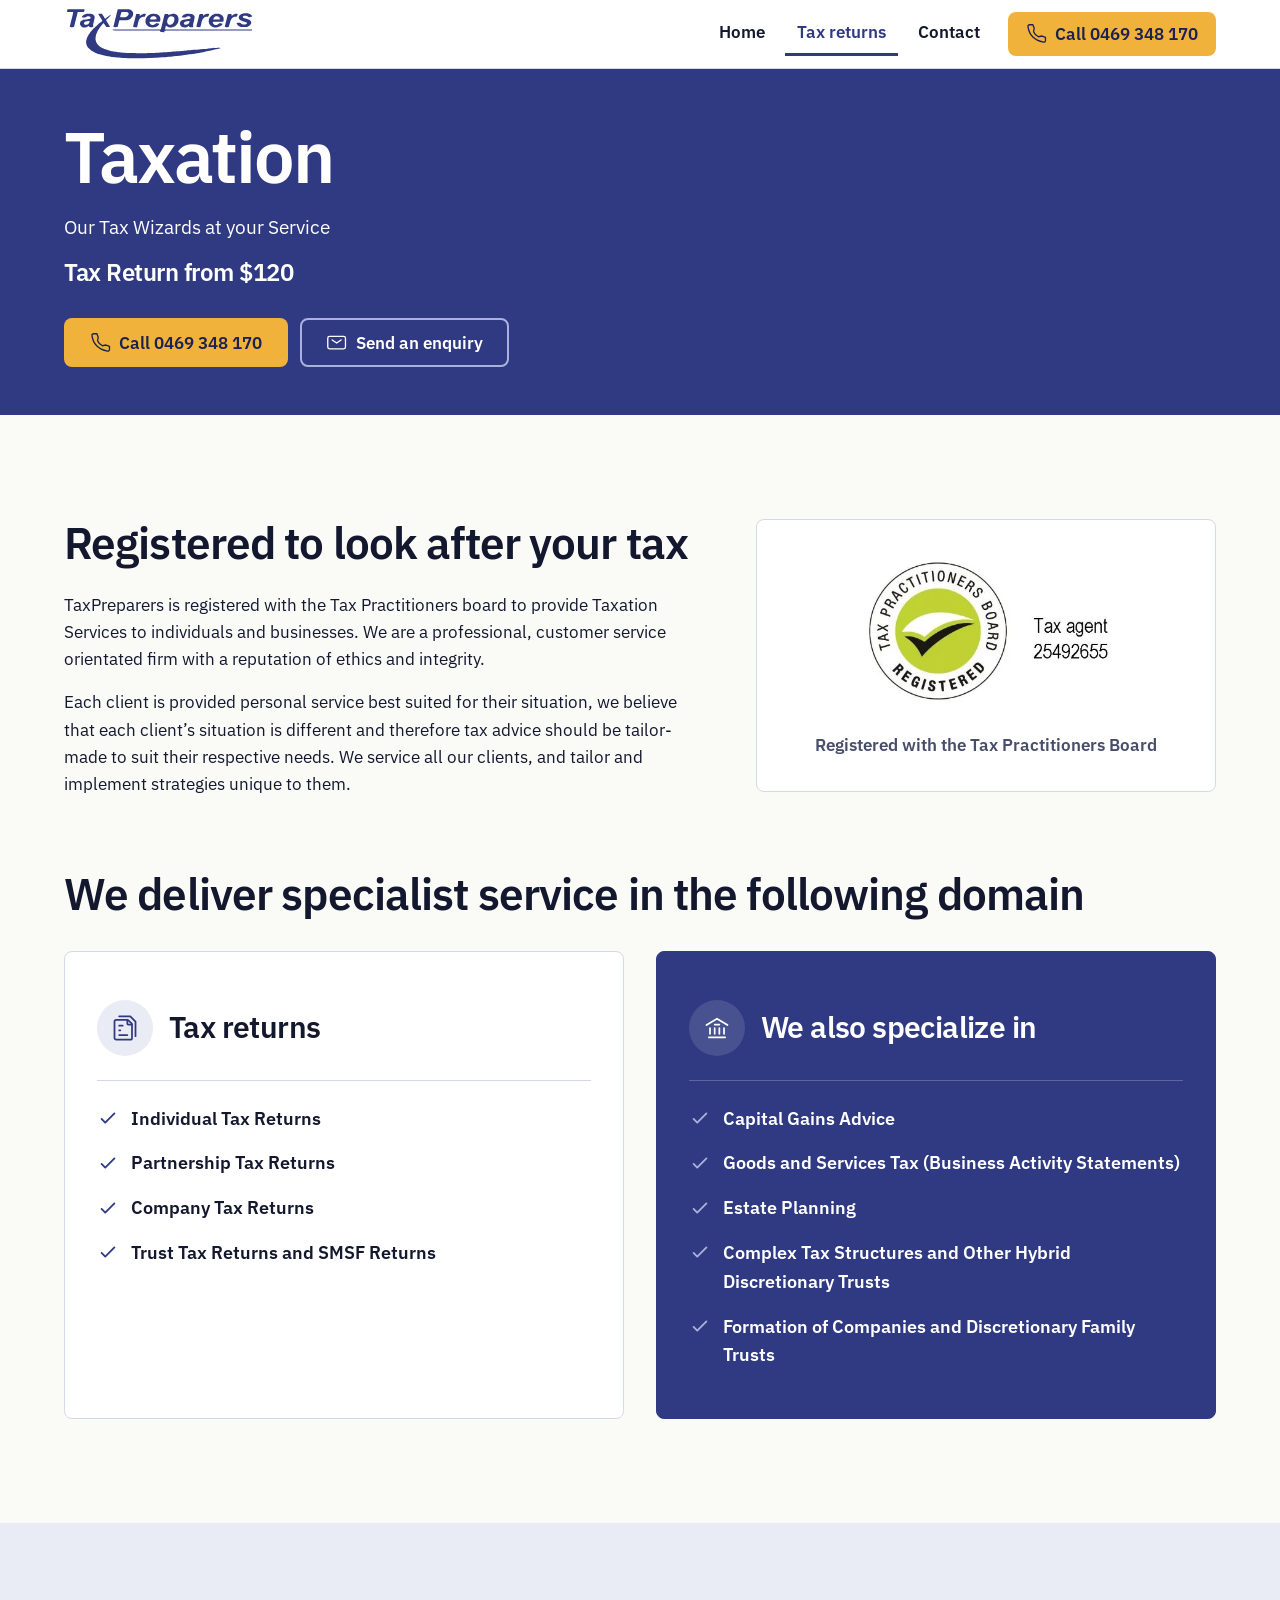
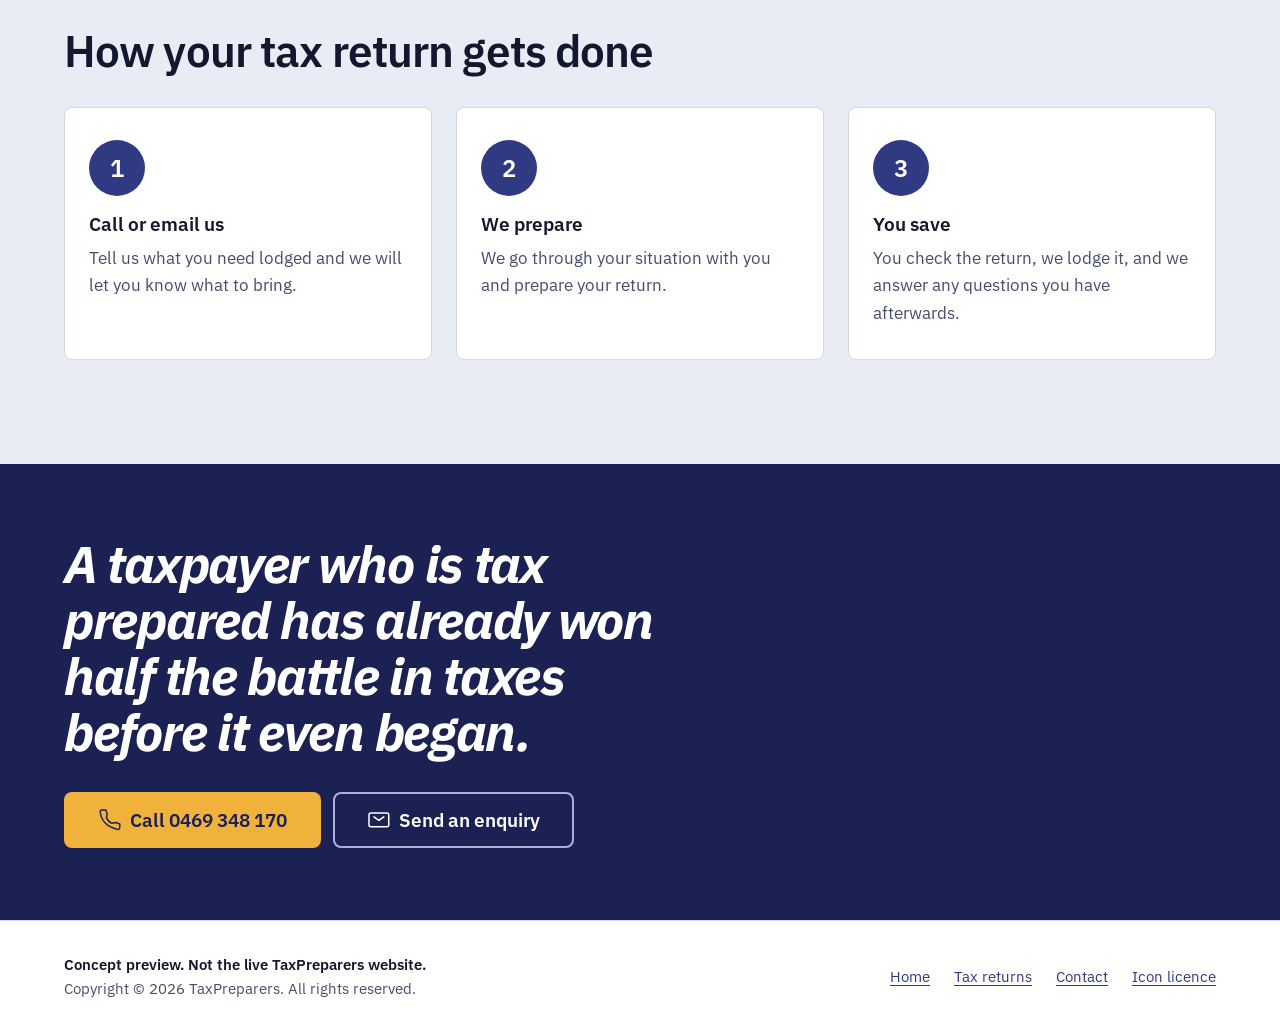
<file: tax-preparers-static-site/taxation/index.html>
<!doctype html>
<html lang="en-AU">
  <head>
    <meta charset="utf-8">
    <meta name="viewport" content="width=device-width, initial-scale=1">
    <title>Taxation - TaxPreparers | Individual, company, trust and SMSF tax returns</title>
    <meta name="description" content="TaxPreparers is registered with the Tax Practitioners board to provide Taxation Services to individuals and businesses in Mill Park and Doreen. Call 0469 348 170.">
    <!-- Concept preview: keep out of search until the owner approves and the site launches. -->
    <meta name="robots" content="noindex, nofollow">
    <link rel="canonical" href="https://www.taxpreparers.com.au/taxation/">
    <meta property="og:type" content="website">
    <meta property="og:title" content="Taxation - TaxPreparers | Individual, company, trust and SMSF tax returns">
    <meta property="og:description" content="TaxPreparers is registered with the Tax Practitioners board to provide Taxation Services to individuals and businesses in Mill Park and Doreen. Call 0469 348 170.">
    <meta property="og:url" content="https://www.taxpreparers.com.au/taxation/">
    <meta name="theme-color" content="#2f3a82">
    <link rel="icon" href="../assets/images/favicon.svg" type="image/svg+xml">
    <link rel="preload" href="../assets/fonts/ibm-plex-sans-latin-400-normal.woff2" as="font" type="font/woff2" crossorigin>
    <link rel="preload" href="../assets/fonts/ibm-plex-sans-latin-600-normal.woff2" as="font" type="font/woff2" crossorigin>
    <link rel="stylesheet" href="../styles.css">
  </head>
  <body>
    <a class="skip-link" href="#main">Skip to main content</a>
    <svg class="icon-sprite" aria-hidden="true" focusable="false" xmlns="http://www.w3.org/2000/svg">
      <symbol id="i-phone" viewBox="0 0 24 24"><path d="M18.1182 14.702L14 15.5C11.2183 14.1038 9.5 12.5 8.5 10L9.26995 5.8699L7.81452 2L4.0636 2C2.93605 2 2.04814 2.93178 2.21654 4.04668C2.63695 6.83 3.87653 11.8765 7.5 15.5C11.3052 19.3052 16.7857 20.9564 19.802 21.6127C20.9668 21.8662 22 20.9575 22 19.7655L22 16.1812L18.1182 14.702Z" stroke="currentColor" stroke-linecap="round" stroke-linejoin="round"/></symbol>
      <symbol id="i-mail" viewBox="0 0 24 24"><path d="M7 9L12 12.5L17 9" stroke="currentColor" stroke-linecap="round" stroke-linejoin="round"/><path d="M2 17V7C2 5.89543 2.89543 5 4 5H20C21.1046 5 22 5.89543 22 7V17C22 18.1046 21.1046 19 20 19H4C2.89543 19 2 18.1046 2 17Z" stroke="currentColor"/></symbol>
      <symbol id="i-map-pin" viewBox="0 0 24 24"><path d="M20 10C20 14.4183 12 22 12 22C12 22 4 14.4183 4 10C4 5.58172 7.58172 2 12 2C16.4183 2 20 5.58172 20 10Z" stroke="currentColor"/><path d="M12 11C12.5523 11 13 10.5523 13 10C13 9.44772 12.5523 9 12 9C11.4477 9 11 9.44772 11 10C11 10.5523 11.4477 11 12 11Z" fill="currentColor" stroke="currentColor" stroke-linecap="round" stroke-linejoin="round"/></symbol>
      <symbol id="i-arrow-right" viewBox="0 0 24 24"><path d="M3 12L21 12M21 12L12.5 3.5M21 12L12.5 20.5" stroke="currentColor" stroke-linecap="round" stroke-linejoin="round"/></symbol>
      <symbol id="i-arrow-up-right" viewBox="0 0 24 24"><path d="M6.00005 19L19 5.99996M19 5.99996V18.48M19 5.99996H6.52005" stroke="currentColor" stroke-linecap="round" stroke-linejoin="round"/></symbol>
      <symbol id="i-nav-arrow-left" viewBox="0 0 24 24"><path d="M15 6L9 12L15 18" stroke="currentColor" stroke-linecap="round" stroke-linejoin="round"/></symbol>
      <symbol id="i-nav-arrow-right" viewBox="0 0 24 24"><path d="M9 6L15 12L9 18" stroke="currentColor" stroke-linecap="round" stroke-linejoin="round"/></symbol>
      <symbol id="i-nav-arrow-down" viewBox="0 0 24 24"><path d="M6 9L12 15L18 9" stroke="currentColor" stroke-linecap="round" stroke-linejoin="round"/></symbol>
      <symbol id="i-multiple-pages" viewBox="0 0 24 24"><path d="M7 18H10.5H14" stroke="currentColor" stroke-linecap="round" stroke-linejoin="round"/><path d="M7 14H7.5H8" stroke="currentColor" stroke-linecap="round" stroke-linejoin="round"/><path d="M7 10H8.5H10" stroke="currentColor" stroke-linecap="round" stroke-linejoin="round"/><path d="M7 2L16.5 2L21 6.5V19" stroke="currentColor" stroke-linecap="round" stroke-linejoin="round"/><path d="M3 20.5V6.5C3 5.67157 3.67157 5 4.5 5H14.2515C14.4106 5 14.5632 5.06321 14.6757 5.17574L17.8243 8.32426C17.9368 8.43679 18 8.5894 18 8.74853V20.5C18 21.3284 17.3284 22 16.5 22H4.5C3.67157 22 3 21.3284 3 20.5Z" stroke="currentColor" stroke-linecap="round" stroke-linejoin="round"/><path d="M14 5V8.4C14 8.73137 14.2686 9 14.6 9H18" stroke="currentColor" stroke-linecap="round" stroke-linejoin="round"/></symbol>
      <symbol id="i-bank" viewBox="0 0 24 24"><path d="M3 9.5L12 4L21 9.5" stroke="currentColor" stroke-linecap="round" stroke-linejoin="round"/><path d="M5 20H19" stroke="currentColor" stroke-linecap="round" stroke-linejoin="round"/><path d="M10 9L14 9" stroke="currentColor" stroke-linecap="round" stroke-linejoin="round"/><path d="M6 17L6 12" stroke="currentColor" stroke-linecap="round" stroke-linejoin="round"/><path d="M10 17L10 12" stroke="currentColor" stroke-linecap="round" stroke-linejoin="round"/><path d="M14 17L14 12" stroke="currentColor" stroke-linecap="round" stroke-linejoin="round"/><path d="M18 17L18 12" stroke="currentColor" stroke-linecap="round" stroke-linejoin="round"/></symbol>
      <symbol id="i-check" viewBox="0 0 24 24"><path d="M5 13L9 17L19 7" stroke="currentColor" stroke-linecap="round" stroke-linejoin="round"/></symbol>
      <symbol id="i-star" viewBox="0 0 24 24"><path d="M8.58737 8.23597L11.1849 3.00376C11.5183 2.33208 12.4817 2.33208 12.8151 3.00376L15.4126 8.23597L21.2215 9.08017C21.9668 9.18848 22.2638 10.0994 21.7243 10.6219L17.5217 14.6918L18.5135 20.4414C18.6409 21.1798 17.8614 21.7428 17.1945 21.3941L12 18.678L6.80547 21.3941C6.1386 21.7428 5.35909 21.1798 5.48645 20.4414L6.47825 14.6918L2.27575 10.6219C1.73617 10.0994 2.03322 9.18848 2.77852 9.08017L8.58737 8.23597Z" fill="currentColor" stroke="currentColor" stroke-linecap="round" stroke-linejoin="round"/></symbol>
    </svg>
    <header class="site-header">
      <div class="shell header-inner">
        <a class="brand" href="../">
          <img src="../assets/images/taxpreparers-logo.svg" alt="TaxPreparers home" width="310" height="89">
        </a>
        <nav class="site-nav" aria-label="Main">
          <ul>
              <li><a href="../">Home</a></li>
              <li><a href="../taxation/" aria-current="page">Tax returns</a></li>
              <li><a href="../contacts/">Contact</a></li>
          </ul>
        </nav>
        <a class="button button-action header-call" href="tel:+61469348170">
          <svg class="icon" aria-hidden="true" focusable="false" viewBox="0 0 24 24"><use href="#i-phone"/></svg>
          <span><span class="call-label">Call </span>0469 348 170</span>
        </a>
      </div>
      <div class="nav-row">
        <nav class="shell site-nav" aria-label="Main">
          <ul>
              <li><a href="../">Home</a></li>
              <li><a href="../taxation/" aria-current="page">Tax returns</a></li>
              <li><a href="../contacts/">Contact</a></li>
          </ul>
        </nav>
      </div>
    </header>

    <main id="main">
      <section class="page-head on-brand">
        <div class="shell">
          <h1>Taxation</h1>
          <p>Our Tax Wizards at your Service</p>
          <p class="hero-price">Tax Return from <strong>$120</strong></p>
          <div class="hero-actions">
            <a class="button button-action" href="tel:+61469348170"><svg class="icon" aria-hidden="true" focusable="false" viewBox="0 0 24 24"><use href="#i-phone"/></svg><span>Call 0469 348 170</span></a>
            <a class="button button-ghost" href="../contacts/#enquiry"><svg class="icon" aria-hidden="true" focusable="false" viewBox="0 0 24 24"><use href="#i-mail"/></svg><span>Send an enquiry</span></a>
          </div>
        </div>
      </section>

      <section class="section">
        <div class="shell split">
          <div class="prose">
            <h2>Registered to look after your tax</h2>
            <p>TaxPreparers is registered with the Tax Practitioners board to provide Taxation Services to individuals and businesses. We are a professional, customer service orientated firm with a reputation of ethics and integrity.</p>
            <p>Each client is provided personal service best suited for their situation, we believe that each client&rsquo;s situation is different and therefore tax advice should be tailor-made to suit their respective needs. We service all our clients, and tailor and implement strategies unique to them.</p>
          </div>
          <figure class="registration-card">
            <img src="../assets/images/tpb-registered-tax-agent.webp" alt="Tax Practitioners Board registered tax agent 25492655" width="520" height="266" loading="lazy">
            <figcaption>Registered with the Tax Practitioners Board</figcaption>
          </figure>
        </div>
        <div class="shell gap-above-xl">
          <h2 class="gap-below-lg">We deliver specialist service in the following domain</h2>
          <div class="audiences">
            <div class="panel">
              <div class="panel-head"><span class="panel-icon"><svg class="icon" aria-hidden="true" focusable="false" viewBox="0 0 24 24"><use href="#i-multiple-pages"/></svg></span><h3>Tax returns</h3></div>
              <ul class="service-list">
                <li><svg class="icon" aria-hidden="true" focusable="false" viewBox="0 0 24 24"><use href="#i-check"/></svg><div><strong>Individual Tax Returns</strong></div></li>
                <li><svg class="icon" aria-hidden="true" focusable="false" viewBox="0 0 24 24"><use href="#i-check"/></svg><div><strong>Partnership Tax Returns</strong></div></li>
                <li><svg class="icon" aria-hidden="true" focusable="false" viewBox="0 0 24 24"><use href="#i-check"/></svg><div><strong>Company Tax Returns</strong></div></li>
                <li><svg class="icon" aria-hidden="true" focusable="false" viewBox="0 0 24 24"><use href="#i-check"/></svg><div><strong>Trust Tax Returns and SMSF Returns</strong></div></li>
              </ul>
            </div>
            <div class="panel panel-brand">
              <div class="panel-head"><span class="panel-icon"><svg class="icon" aria-hidden="true" focusable="false" viewBox="0 0 24 24"><use href="#i-bank"/></svg></span><h3>We also specialize in</h3></div>
              <ul class="service-list">
                <li><svg class="icon" aria-hidden="true" focusable="false" viewBox="0 0 24 24"><use href="#i-check"/></svg><div><strong>Capital Gains Advice</strong></div></li>
                <li><svg class="icon" aria-hidden="true" focusable="false" viewBox="0 0 24 24"><use href="#i-check"/></svg><div><strong>Goods and Services Tax (Business Activity Statements)</strong></div></li>
                <li><svg class="icon" aria-hidden="true" focusable="false" viewBox="0 0 24 24"><use href="#i-check"/></svg><div><strong>Estate Planning</strong></div></li>
                <li><svg class="icon" aria-hidden="true" focusable="false" viewBox="0 0 24 24"><use href="#i-check"/></svg><div><strong>Complex Tax Structures and Other Hybrid Discretionary Trusts</strong></div></li>
                <li><svg class="icon" aria-hidden="true" focusable="false" viewBox="0 0 24 24"><use href="#i-check"/></svg><div><strong>Formation of Companies and Discretionary Family Trusts</strong></div></li>
              </ul>
            </div>
          </div>
        </div>
      </section>

      <section class="section section-band" aria-labelledby="steps-title">
        <div class="shell">
          <h2 id="steps-title">How your tax return gets done</h2>
          <ol class="steps">
            <li><h3>Call or email us</h3><p>Tell us what you need lodged and we will let you know what to bring.</p></li>
            <li><h3>We prepare</h3><p>We go through your situation with you and prepare your return.</p></li>
            <li><h3>You save</h3><p>You check the return, we lodge it, and we answer any questions you have afterwards.</p></li>
          </ol>
        </div>
      </section>

      <section class="closing on-brand" aria-label="Get in touch">
        <div class="shell">
          <blockquote>
            <p>A taxpayer who is tax prepared has already won half the battle in taxes before it even began.</p>
          </blockquote>
          <div class="hero-actions">
            <a class="button button-action button-large" href="tel:+61469348170"><svg class="icon" aria-hidden="true" focusable="false" viewBox="0 0 24 24"><use href="#i-phone"/></svg><span>Call 0469 348 170</span></a>
            <a class="button button-ghost button-large" href="../contacts/#enquiry"><svg class="icon" aria-hidden="true" focusable="false" viewBox="0 0 24 24"><use href="#i-mail"/></svg><span>Send an enquiry</span></a>
          </div>
        </div>
      </section>
    </main>

    <footer class="site-footer">
      <div class="shell footer-inner">
        <div>
          <p class="concept-flag">Concept preview. Not the live TaxPreparers website.</p>
          <p>Copyright &copy; 2026 TaxPreparers. All rights reserved.</p>
        </div>
        <ul>
          <li><a href="../">Home</a></li>
          <li><a href="../taxation/">Tax returns</a></li>
          <li><a href="../contacts/">Contact</a></li>
          <li><a href="../assets/icons/LICENSE-iconoir.txt">Icon licence</a></li>
        </ul>
      </div>
    </footer>
    <script src="../script.js" defer></script>
  </body>
</html>
</file>
<file: tax-preparers-static-site/styles.css>
/* TaxPreparers concept. Tokens: primitives, then semantic roles, then components. */

@font-face {
  font-family: "IBM Plex Sans";
  font-style: normal;
  font-weight: 400;
  font-display: swap;
  src: url("assets/fonts/ibm-plex-sans-latin-400-normal.woff2") format("woff2");
}

@font-face {
  font-family: "IBM Plex Sans";
  font-style: normal;
  font-weight: 600;
  font-display: swap;
  src: url("assets/fonts/ibm-plex-sans-latin-600-normal.woff2") format("woff2");
}

@font-face {
  font-family: "IBM Plex Sans";
  font-style: italic;
  font-weight: 700;
  font-display: swap;
  src: url("assets/fonts/ibm-plex-sans-latin-700-italic.woff2") format("woff2");
}

:root {
  /* Primitives. Navy is sampled from the TaxPreparers logo; amber is a concept accent. */
  --navy-900: #1b2152;
  --navy-700: #2f3a82;
  --navy-300: #aab1dc;
  --navy-100: #e9ebf5;
  --ink-900: #14182e;
  --ink-600: #474d6b;
  --paper-50: #fafaf7;
  --white: #ffffff;
  --amber-400: #f0b23a;
  --amber-300: #f6c765;
  --amber-500: #e39b0c;
  --line-200: #d5d8e6;

  /* Semantic */
  --color-bg: var(--paper-50);
  --color-surface: var(--white);
  --color-band: var(--navy-100);
  --color-text: var(--ink-900);
  --color-text-muted: var(--ink-600);
  --color-brand: var(--navy-700);
  --color-brand-deep: var(--navy-900);
  --color-on-brand: var(--white);
  --color-on-brand-muted: var(--navy-300);
  --color-action: var(--amber-400);
  --color-action-hover: var(--amber-300);
  --color-on-action: var(--navy-900);
  --color-rating: var(--amber-500);
  --color-line: var(--line-200);
  --color-line-on-brand: rgb(255 255 255 / 0.22);
  --color-focus: var(--navy-700);

  --font-sans: "IBM Plex Sans", "Segoe UI", system-ui, -apple-system, Arial, sans-serif;

  --space-1: 0.25rem;
  --space-2: 0.5rem;
  --space-3: 0.75rem;
  --space-4: 1rem;
  --space-5: 1.5rem;
  --space-6: 2rem;
  --space-7: 3rem;
  --space-8: 4.5rem;
  --space-9: 6.5rem;

  --radius-sm: 0.25rem;
  --radius-md: 0.5rem;
  --shell: 72rem;
  --gutter: clamp(1rem, 4vw, 2.5rem);
  --header-height: 4.25rem;
  --ease-out: cubic-bezier(0.16, 1, 0.3, 1);
}

*,
*::before,
*::after {
  box-sizing: border-box;
}

html {
  scroll-padding-top: calc(var(--header-height) + var(--space-4));
  -webkit-text-size-adjust: 100%;
}

body {
  margin: 0;
  background: var(--color-bg);
  color: var(--color-text);
  font-family: var(--font-sans);
  font-size: 1.0625rem;
  line-height: 1.6;
  font-variant-numeric: tabular-nums;
  caret-color: var(--color-brand);
}

::selection {
  background: var(--color-brand);
  color: var(--color-on-brand);
}

.on-brand ::selection {
  background: var(--color-action);
  color: var(--color-on-action);
}

img,
svg {
  display: block;
  max-width: 100%;
}

img {
  height: auto;
}

h1,
h2,
h3 {
  margin: 0;
  line-height: 1.1;
  text-wrap: balance;
}

/* Italic is kept for the closing quote only. Headings are upright. */
h1 {
  font-weight: 600;
  letter-spacing: -0.02em;
}

h2 {
  font-weight: 600;
  letter-spacing: -0.02em;
}

h2 {
  font-size: clamp(1.75rem, 1.2rem + 2.4vw, 2.75rem);
}

h3 {
  font-size: 1.1875rem;
  font-weight: 600;
  line-height: 1.3;
}

p {
  margin: 0;
  max-width: 68ch;
}

a {
  color: var(--color-brand);
  text-decoration-thickness: 0.08em;
  text-underline-offset: 0.2em;
}

a:hover {
  text-decoration-thickness: 0.14em;
}

:focus-visible {
  outline: 3px solid var(--color-focus);
  outline-offset: 3px;
  border-radius: var(--radius-sm);
}

.on-brand :focus-visible {
  outline-color: var(--color-action);
}

.shell {
  width: min(100% - 2 * var(--gutter), var(--shell));
  margin-inline: auto;
}

.sr-only {
  position: absolute;
  width: 1px;
  height: 1px;
  margin: -1px;
  padding: 0;
  overflow: hidden;
  clip-path: inset(50%);
  white-space: nowrap;
  border: 0;
}

.skip-link {
  position: absolute;
  left: var(--space-4);
  top: -6rem;
  z-index: 30;
  padding: var(--space-3) var(--space-4);
  background: var(--color-brand-deep);
  color: var(--color-on-brand);
  font-weight: 600;
  border-radius: var(--radius-sm);
}

.skip-link:focus {
  top: var(--space-3);
  outline-color: var(--color-action);
}

.icon {
  width: 1.25em;
  height: 1.25em;
  flex: none;
  fill: none;
  stroke: currentColor;
  stroke-width: 1.5;
}

.icon-sprite {
  position: absolute;
  width: 0;
  height: 0;
  overflow: hidden;
}

/* Buttons */

.button {
  display: inline-flex;
  align-items: center;
  justify-content: center;
  gap: var(--space-2);
  min-height: 3rem;
  padding: var(--space-3) var(--space-5);
  border: 2px solid transparent;
  border-radius: var(--radius-md);
  font: inherit;
  font-weight: 600;
  line-height: 1.2;
  text-decoration: none;
  cursor: pointer;
  transition: background-color 180ms var(--ease-out), border-color 180ms var(--ease-out), color 180ms var(--ease-out);
}

.button-action {
  background: var(--color-action);
  color: var(--color-on-action);
}

.button-action:hover {
  background: var(--color-action-hover);
}

.button-ghost {
  border-color: var(--color-on-brand-muted);
  color: var(--color-on-brand);
}

.button-ghost:hover {
  border-color: var(--color-on-brand);
}

.button-outline {
  border-color: var(--color-brand);
  color: var(--color-brand);
  background: transparent;
}

.button-outline:hover {
  background: var(--color-brand);
  color: var(--color-on-brand);
}

.button-large {
  min-height: 3.5rem;
  padding-inline: var(--space-6);
  font-size: 1.1875rem;
}

.text-link {
  display: inline-flex;
  align-items: center;
  gap: var(--space-2);
  min-height: 2.75rem;
  font-weight: 600;
}

/* Header */

.site-header {
  position: sticky;
  top: 0;
  z-index: 20;
  background: var(--color-surface);
  border-bottom: 1px solid var(--color-line);
}

.header-inner {
  display: flex;
  align-items: center;
  justify-content: space-between;
  gap: var(--space-4);
  min-height: var(--header-height);
}

.brand {
  display: inline-flex;
  align-items: center;
  min-height: 2.75rem;
  padding-block: var(--space-1);
}

.brand img {
  width: clamp(8.5rem, 34vw, 12rem);
}

.header-call {
  min-height: 2.75rem;
  padding: var(--space-2) var(--space-4);
  white-space: nowrap;
}

.header-call .call-label {
  display: none;
}

.site-nav ul {
  display: flex;
  gap: var(--space-2);
  margin: 0;
  padding: 0;
  list-style: none;
}

.site-nav a {
  display: inline-flex;
  align-items: center;
  min-height: 2.75rem;
  padding-inline: var(--space-3);
  color: var(--color-text);
  font-weight: 600;
  text-decoration: none;
  border-bottom: 3px solid transparent;
}

.site-nav a:hover {
  color: var(--color-brand);
}

.site-nav a[aria-current="page"] {
  color: var(--color-brand);
  border-bottom-color: var(--color-brand);
}

.nav-row {
  border-top: 1px solid var(--color-line);
}

.nav-row .site-nav ul {
  margin-inline: calc(-1 * var(--space-3));
}

.header-inner .site-nav {
  display: none;
}

/* Hero */

.hero {
  background: var(--color-brand);
  color: var(--color-on-brand);
  padding-block: var(--space-7) var(--space-8);
}

.hero-grid {
  display: grid;
  gap: var(--space-7);
}

.hero h1 {
  font-size: clamp(3rem, 1.4rem + 9vw, 6rem);
  line-height: 0.95;
  letter-spacing: -0.035em;
}

.hero h1 span {
  display: block;
}

.swoosh {
  width: min(100%, 26rem);
  height: auto;
  margin-top: var(--space-3);
  color: var(--color-action);
  fill: none;
  stroke: currentColor;
  stroke-width: 5;
  stroke-linecap: round;
}

.swoosh path {
  stroke-dasharray: 1;
  stroke-dashoffset: 0;
  animation: draw 1100ms var(--ease-out) 150ms backwards;
}

@keyframes draw {
  from {
    stroke-dashoffset: 1;
  }
}

.hero-lead {
  margin-top: var(--space-5);
  font-size: clamp(1.125rem, 1rem + 0.6vw, 1.3125rem);
  max-width: 34rem;
}

.hero-actions {
  display: flex;
  flex-wrap: wrap;
  gap: var(--space-3);
  margin-top: var(--space-6);
}

.ledger {
  align-self: end;
}

.ledger h2 {
  font-size: 1.375rem;
  line-height: 1.3;
  font-style: normal;
  font-weight: 600;
  letter-spacing: 0;
  color: var(--color-on-brand-muted);
}

.ledger ul {
  margin: var(--space-3) 0 0;
  padding: 0;
  list-style: none;
  border-top: 1px solid var(--color-line-on-brand);
}

.ledger li {
  padding-block: var(--space-4);
  border-bottom: 1px solid var(--color-line-on-brand);
  font-size: 1.1875rem;
  font-weight: 600;
  line-height: 1.3;
}

.ledger-link {
  display: inline-flex;
  align-items: center;
  gap: var(--space-3);
  min-height: 3rem;
  margin-top: var(--space-3);
  color: var(--color-on-brand);
  font-weight: 600;
}

.ledger-link .icon {
  color: var(--color-action);
  transition: transform 220ms var(--ease-out);
}

.ledger-link:hover .icon {
  transform: translateX(0.3rem);
}

/* Proof strip */

.proof {
  background: var(--color-surface);
  border-bottom: 1px solid var(--color-line);
}

.proof-list {
  display: grid;
  margin-block: 0;
  padding: 0;
  list-style: none;
}

.proof-list li {
  display: flex;
  align-items: center;
  gap: var(--space-4);
  padding-block: var(--space-5);
  border-top: 1px solid var(--color-line);
}

.proof-list li:first-child {
  border-top: 0;
}

/* Every marker is the same 3.5rem circle as the panel icons. */
.proof-media {
  width: 3.5rem;
  height: 3.5rem;
  flex: none;
}

/* Shows the round symbol from the badge image; the agent number beside it is set as text. */
img.proof-media {
  object-fit: cover;
  object-position: 15% 50%;
  border-radius: 50%;
  mix-blend-mode: multiply;
}

.proof-list p {
  font-size: 1rem;
  line-height: 1.45;
}

.proof-list strong {
  display: block;
  font-size: 1.125rem;
}

.stars {
  display: inline-flex;
  gap: 0.1em;
  color: var(--color-rating);
}

.stars svg {
  width: 1.1rem;
  height: 1.1rem;
}

.proof-mark {
  display: grid;
  place-items: center;
  border-radius: 50%;
  background: var(--color-band);
  color: var(--color-brand);
}

.proof-mark .icon {
  width: 1.75rem;
  height: 1.75rem;
}

.proof-rating {
  color: var(--color-rating);
}

.proof-rating .icon {
  fill: currentColor;
}

.proof-reviews {
  display: flex;
  flex-wrap: wrap;
  align-items: center;
  column-gap: var(--space-2);
}

/* Sections */

.section {
  padding-block: var(--space-8);
}

.section-band {
  background: var(--color-band);
}

.section-head {
  display: grid;
  gap: var(--space-4);
  margin-bottom: var(--space-6);
}

.section-head p {
  color: var(--color-text-muted);
}

/* Panels: white cards with an icon head. Used for the services (one per audience, business on brand navy) and the offices. */

.split {
  display: grid;
  gap: var(--space-7);
}


.audiences {
  display: grid;
  gap: var(--space-5);
}

.panel {
  display: flex;
  flex-direction: column;
  gap: var(--space-5);
  padding: var(--space-6) var(--space-5);
  background: var(--color-surface);
  border: 1px solid var(--color-line);
  border-radius: var(--radius-md);
}

.panel-head {
  display: flex;
  align-items: center;
  gap: var(--space-4);
  padding-bottom: var(--space-5);
  border-bottom: 1px solid var(--color-line);
}

.panel-head h3 {
  font-size: clamp(1.5rem, 1.2rem + 1vw, 1.875rem);
  font-weight: 600;
  letter-spacing: -0.02em;
  line-height: 1.15;
}

.panel-icon {
  display: grid;
  place-items: center;
  flex: none;
  width: 3.5rem;
  height: 3.5rem;
  border-radius: 50%;
  background: var(--color-band);
  color: var(--color-brand);
}

.panel-icon .icon {
  width: 1.75rem;
  height: 1.75rem;
}

.service-list {
  display: grid;
  gap: var(--space-4);
  margin: 0;
  padding: 0;
  list-style: none;
}

.service-list li {
  display: grid;
  grid-template-columns: auto 1fr;
  gap: var(--space-3);
  align-items: start;
}

.service-list li > .icon {
  width: 1.375rem;
  height: 1.375rem;
  margin-top: 0.15rem;
  stroke-width: 2;
  color: var(--color-brand);
}

.service-list strong {
  font-size: 1.125rem;
  font-weight: 600;
}

.service-list p {
  margin-top: var(--space-1);
  color: var(--color-text-muted);
}

.panel .button {
  align-self: flex-start;
  margin-top: auto;
}

/* The advertised starting price fills the shorter panel and sits with its button. */
.audience-price {
  margin-top: auto;
  padding: var(--space-4) var(--space-5);
  background: var(--color-band);
  border-radius: var(--radius-sm);
  color: var(--color-brand);
  font-size: 1.5rem;
  font-weight: 600;
  line-height: 1.2;
  letter-spacing: -0.02em;
}

.audience-price + .button {
  margin-top: 0;
}

.panel-brand {
  background: var(--color-brand);
  border-color: var(--color-brand);
  color: var(--color-on-brand);
}

.panel-brand .panel-head {
  border-bottom-color: var(--color-line-on-brand);
}

.panel-brand .panel-icon {
  background: rgb(255 255 255 / 0.12);
  color: var(--color-on-brand);
}

.panel-brand .service-list li > .icon {
  color: var(--color-on-brand-muted);
}

.panel-brand .service-list p {
  color: var(--color-on-brand-muted);
}

/* Agent placeholder */

.agent {
  display: grid;
  gap: var(--space-6);
  align-items: center;
}

.agent img {
  width: 100%;
  aspect-ratio: 3 / 2;
  object-fit: cover;
  border-radius: var(--radius-md);
}

.placeholder-note {
  margin-top: var(--space-4);
  padding: var(--space-4);
  border: 2px dashed var(--color-text-muted);
  border-radius: var(--radius-md);
  color: var(--color-text-muted);
}

/* Reviews */

.reviews-head {
  display: flex;
  flex-wrap: wrap;
  align-items: end;
  justify-content: space-between;
  gap: var(--space-4);
  margin-bottom: var(--space-5);
}

.reviews-head p {
  margin-top: var(--space-3);
  color: var(--color-text-muted);
}

.review-controls {
  display: flex;
  gap: var(--space-2);
}

.review-controls button {
  display: grid;
  place-items: center;
  width: 3rem;
  height: 3rem;
  border: 2px solid var(--color-brand);
  border-radius: 50%;
  background: transparent;
  color: var(--color-brand);
  cursor: pointer;
  transition: background-color 180ms var(--ease-out), color 180ms var(--ease-out);
}

.review-controls button:hover:not(:disabled) {
  background: var(--color-brand);
  color: var(--color-on-brand);
}

.review-controls button:disabled {
  border-color: var(--color-text-muted);
  color: var(--color-text-muted);
  opacity: 0.55;
  cursor: default;
}

.review-viewport {
  overflow-x: auto;
  scroll-snap-type: x mandatory;
  scrollbar-color: var(--color-brand) transparent;
  padding-bottom: var(--space-3);
}

/* script.js adds dots under the carousel, so the scrollbar is hidden once it has run. */
.reviews-enhanced .review-viewport {
  scrollbar-width: none;
  padding-bottom: 0;
}

.reviews-enhanced .review-viewport::-webkit-scrollbar {
  display: none;
}

.review-dots {
  display: flex;
  justify-content: center;
  gap: 2px;
  margin-top: var(--space-4);
}

.review-dots[hidden] {
  display: none;
}

.review-dots button {
  display: grid;
  place-items: center;
  width: 1.5rem;
  height: 1.5rem;
  padding: 0;
  border: 0;
  background: none;
  cursor: pointer;
}

.review-dots button::before {
  content: "";
  width: 0.5rem;
  height: 0.5rem;
  border-radius: 999px;
  background: var(--color-text-muted);
  transition: background-color 220ms var(--ease-out);
}

.review-dots button.is-active::before {
  width: 1.25rem;
  background: var(--color-brand);
}

.review-track {
  display: grid;
  align-items: start;
  grid-auto-flow: column;
  grid-auto-columns: min(86%, 24rem);
  gap: var(--space-4);
  margin: 0;
  padding: 0;
  list-style: none;
}

.review-card {
  /* Keeps the visually hidden rating text inside the scrolling list. */
  position: relative;
  display: flex;
  flex-direction: column;
  gap: var(--space-4);
  height: 100%;
  padding: var(--space-5);
  background: var(--color-surface);
  border-radius: var(--radius-md);
  scroll-snap-align: start;
}

.review-card blockquote {
  margin: 0;
  flex: 1;
}

.review-card blockquote p {
  font-size: 1rem;
  line-height: 1.6;
  min-height: 9.6em;
}

/* Once script.js runs, each card shows six lines and longer reviews get a "See more" button. */
.reviews-enhanced .review-card blockquote p:not(.is-expanded) {
  display: -webkit-box;
  -webkit-box-orient: vertical;
  -webkit-line-clamp: 6;
  line-clamp: 6;
  overflow: hidden;
}

.review-card footer {
  display: grid;
  grid-template-columns: 1fr auto;
  align-items: end;
  gap: var(--space-3);
}

.review-toggle {
  min-height: 2rem;
  padding: 0;
  border: 0;
  background: none;
  color: var(--color-brand);
  font: inherit;
  font-size: 0.9375rem;
  font-weight: 600;
  text-decoration: underline;
  text-underline-offset: 0.2em;
  cursor: pointer;
}

.review-toggle[hidden] {
  display: none;
}

.review-card footer strong,
.review-card footer span {
  display: block;
}

.review-card footer span {
  color: var(--color-text-muted);
  font-size: 0.9375rem;
}

.reviews-note {
  margin-top: var(--space-4);
  color: var(--color-text-muted);
  font-size: 0.9375rem;
}

/* Offices */

.offices {
  display: grid;
  gap: var(--space-5);
}

.office {
  gap: var(--space-4);
}

.office address {
  font-style: normal;
}

.office ul {
  display: grid;
  gap: var(--space-1);
  margin: 0;
  padding: 0;
  list-style: none;
}

.office li a {
  display: inline-flex;
  align-items: center;
  gap: var(--space-2);
  min-height: 2.75rem;
  font-weight: 600;
}

/* Closing band */

.closing {
  background: var(--color-brand-deep);
  color: var(--color-on-brand);
  padding-block: var(--space-8);
}

.closing blockquote {
  margin: 0;
}

.closing blockquote p {
  max-width: 22ch;
  font-size: clamp(1.75rem, 1rem + 3.6vw, 3.25rem);
  font-style: italic;
  font-weight: 700;
  line-height: 1.08;
  letter-spacing: -0.025em;
  text-wrap: balance;
}

.closing .hero-actions {
  margin-top: var(--space-6);
}

/* Inner pages */

.page-head {
  background: var(--color-brand);
  color: var(--color-on-brand);
  padding-block: var(--space-7);
}

.page-head h1 {
  font-size: clamp(2.5rem, 1.6rem + 5vw, 4.5rem);
  letter-spacing: -0.03em;
}

.page-head p {
  margin-top: var(--space-4);
  font-size: 1.1875rem;
}

.prose {
  display: grid;
  gap: var(--space-4);
}

.prose h2 {
  margin-bottom: var(--space-2);
}

.check-list {
  display: grid;
  gap: var(--space-3);
  margin: var(--space-5) 0 0;
  padding: 0;
  list-style: none;
}

.check-list li {
  display: flex;
  gap: var(--space-3);
  font-weight: 600;
}

.check-list .icon {
  margin-top: 0.2em;
  color: var(--color-brand);
}

.steps {
  display: grid;
  gap: var(--space-5);
  margin: var(--space-6) 0 0;
  padding: 0;
  list-style: none;
  counter-reset: step;
}

.steps li {
  counter-increment: step;
  padding: var(--space-6) var(--space-5);
  background: var(--color-surface);
  border: 1px solid var(--color-line);
  border-radius: var(--radius-md);
}

.steps li::before {
  content: counter(step);
  display: grid;
  place-items: center;
  width: 3.5rem;
  height: 3.5rem;
  margin-bottom: var(--space-4);
  border-radius: 50%;
  background: var(--color-brand);
  color: var(--color-on-brand);
  font-size: 1.5rem;
  font-weight: 600;
}

.steps p {
  margin-top: var(--space-2);
  color: var(--color-text-muted);
}

.contact-actions {
  display: flex;
  flex-wrap: wrap;
  gap: var(--space-3);
  margin-top: var(--space-5);
}

/* Footer */

.site-footer {
  background: var(--color-surface);
  border-top: 1px solid var(--color-line);
  padding-block: var(--space-6);
  font-size: 0.9375rem;
  color: var(--color-text-muted);
}

.footer-inner {
  display: grid;
  gap: var(--space-4);
}

.footer-inner ul {
  display: flex;
  flex-wrap: wrap;
  gap: var(--space-2) var(--space-5);
  margin: 0;
  padding: 0;
  list-style: none;
}

.footer-inner a {
  display: inline-flex;
  align-items: center;
  min-height: 2.75rem;
}

.concept-flag {
  color: var(--color-text);
  font-weight: 600;
}

/* Wider screens */

@media (min-width: 26rem) {
  .header-call .call-label {
    display: inline;
  }
}

@media (min-width: 44rem) {
  .proof-list {
    grid-template-columns: repeat(3, 1fr);
    gap: var(--space-6);
  }

  .proof-list li {
    border-top: 0;
  }

  .proof-list li + li {
    padding-left: var(--space-6);
    border-left: 1px solid var(--color-line);
  }

  .offices {
    grid-template-columns: 1fr 1fr;
    gap: var(--space-6);
  }

  .split {
    grid-template-columns: 7fr 5fr;
    align-items: start;
  }

  .audiences {
    grid-template-columns: 1fr 1fr;
    gap: var(--space-6);
  }

  .panel {
    padding: var(--space-7) var(--space-6);
  }

  /* Three lines, the longer of the two addresses, so both offices are the same height. */
  .office address {
    min-height: calc(3 * 1.6em);
  }

  .agent {
    grid-template-columns: 5fr 7fr;
  }

  .steps {
    grid-template-columns: repeat(3, 1fr);
  }

  .review-track {
    grid-auto-columns: min(46%, 24rem);
  }
}

@media (min-width: 56rem) {
  .nav-row {
    display: none;
  }

  .header-inner .site-nav {
    display: block;
    margin-left: auto;
  }

  .hero {
    padding-block: var(--space-8) var(--space-9);
  }

  .hero-grid {
    grid-template-columns: 7fr 5fr;
    gap: var(--space-8);
  }

  .section {
    padding-block: var(--space-9);
  }

  .section-head {
    grid-template-columns: 1fr 1fr;
    column-gap: var(--space-7);
    align-items: end;
  }

  /* Sits the paragraph on the heading's last baseline. */
  .section-head p {
    padding-bottom: 0.3rem;
  }

  .review-track {
    grid-auto-columns: calc((100% - 2 * var(--space-4)) / 3);
  }

  .footer-inner {
    grid-template-columns: 1fr auto;
    align-items: center;
  }
}

/* Reduced motion: no drawing animation, and the reviews become a static list. */

@media (prefers-reduced-motion: reduce) {
  *,
  *::before,
  *::after {
    animation: none !important;
    transition: none !important;
    scroll-behavior: auto !important;
  }

  .review-viewport {
    overflow: visible;
  }

  .review-track {
    grid-auto-flow: row;
    grid-auto-columns: auto;
    grid-template-columns: repeat(auto-fit, minmax(min(100%, 18rem), 1fr));
  }

  .review-controls,
  .review-dots {
    display: none;
  }
}

@media print {
  .site-header,
  .review-controls,
  .skip-link {
    position: static;
  }
}

/* Small spacing helpers used by the inner pages */

.gap-above {
  margin-top: var(--space-4);
}

.gap-above-lg {
  margin-top: var(--space-6);
}

.gap-below-lg {
  margin-bottom: var(--space-6);
}

/* Registration card: the TPB badge on white, beside the registration text. Explicit ratio so the image has reserved height before it loads. */
.registration-card {
  display: grid;
  justify-items: center;
  gap: var(--space-4);
  align-self: start;
  margin: 0;
  padding: var(--space-6) var(--space-5);
  background: var(--color-surface);
  border: 1px solid var(--color-line);
  border-radius: var(--radius-md);
  text-align: center;
}

.registration-card img {
  width: min(100%, 20rem);
  height: auto;
  aspect-ratio: 520 / 266;
}

.registration-card figcaption {
  color: var(--color-text-muted);
  font-weight: 600;
}

.gap-above-xl {
  margin-top: var(--space-8);
}

.proof-list a {
  display: inline-block;
  padding-block: var(--space-1);
}

/* Inline links inside small print keep a 24px target. */
.reviews-note a {
  display: inline-block;
  padding-block: var(--space-1);
}

/* Long labels such as the email address wrap instead of widening the page. */
.button {
  max-width: 100%;
}

.button span {
  min-width: 0;
  overflow-wrap: anywhere;
}

.contact-actions .button-large {
  padding-inline: var(--space-4);
}

/* The email address wraps under increased text spacing and at 320px. */
.office li a span {
  min-width: 0;
  overflow-wrap: anywhere;
}

/* Common questions */

/* Heading and a call button on the left, the questions across the rest of the width. */
.faq-layout {
  display: grid;
  gap: var(--space-5);
}

.faq-aside {
  display: grid;
  gap: var(--space-5);
  justify-items: start;
  align-content: start;
}

.faq {
  border-top: 2px solid var(--color-text);
}

@media (min-width: 56rem) {
  .faq-layout {
    grid-template-columns: 5fr 7fr;
    column-gap: var(--space-7);
  }
}

.faq details {
  border-bottom: 1px solid var(--color-line);
}

.faq summary {
  display: flex;
  align-items: center;
  justify-content: space-between;
  gap: var(--space-4);
  min-height: 3.5rem;
  padding-block: var(--space-3);
  cursor: pointer;
  list-style: none;
}

.faq summary::-webkit-details-marker {
  display: none;
}

.faq summary:hover h3 {
  color: var(--color-brand);
}

.faq summary .icon {
  color: var(--color-brand);
  transition: transform 220ms var(--ease-out);
}

.faq details[open] summary .icon {
  transform: rotate(180deg);
}

.faq details p {
  padding-bottom: var(--space-4);
  color: var(--color-text-muted);
}

/* The business's advertised starting price, in its own words: a plain second line under the headline. */

.hero-price {
  margin-top: var(--space-5);
  color: var(--color-on-brand);
  font-size: clamp(1.5rem, 1.05rem + 1.9vw, 2.25rem);
  font-weight: 600;
  line-height: 1.15;
  letter-spacing: -0.02em;
}

.hero-price strong {
  font-weight: inherit;
}

.page-head .hero-price {
  margin-top: var(--space-4);
  font-size: 1.5rem;
}

/* Review footer: name above the year on the left, "See more" on the right. */
.review-card footer strong,
.review-card footer > span {
  grid-column: 1;
}

.review-card footer .review-toggle {
  grid-column: 2;
  grid-row: 1 / span 2;
  align-self: end;
}
</file>
